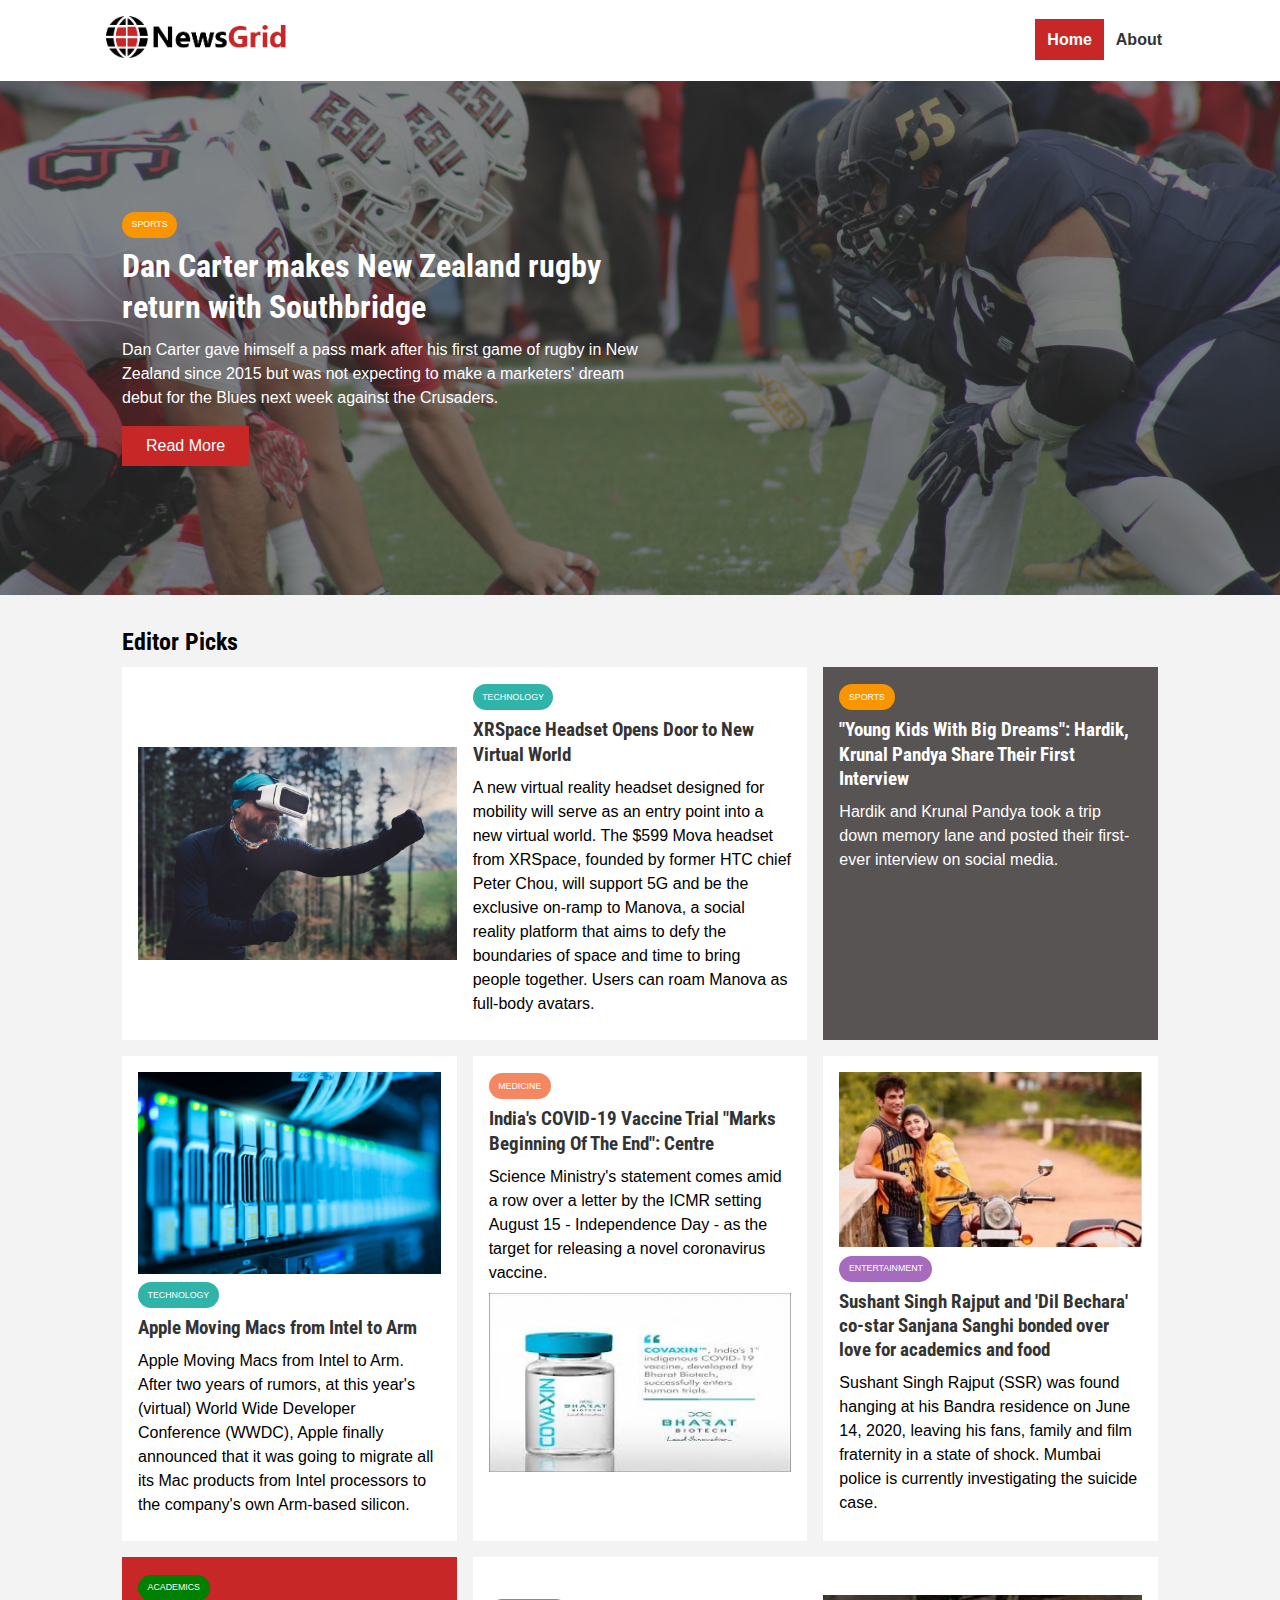
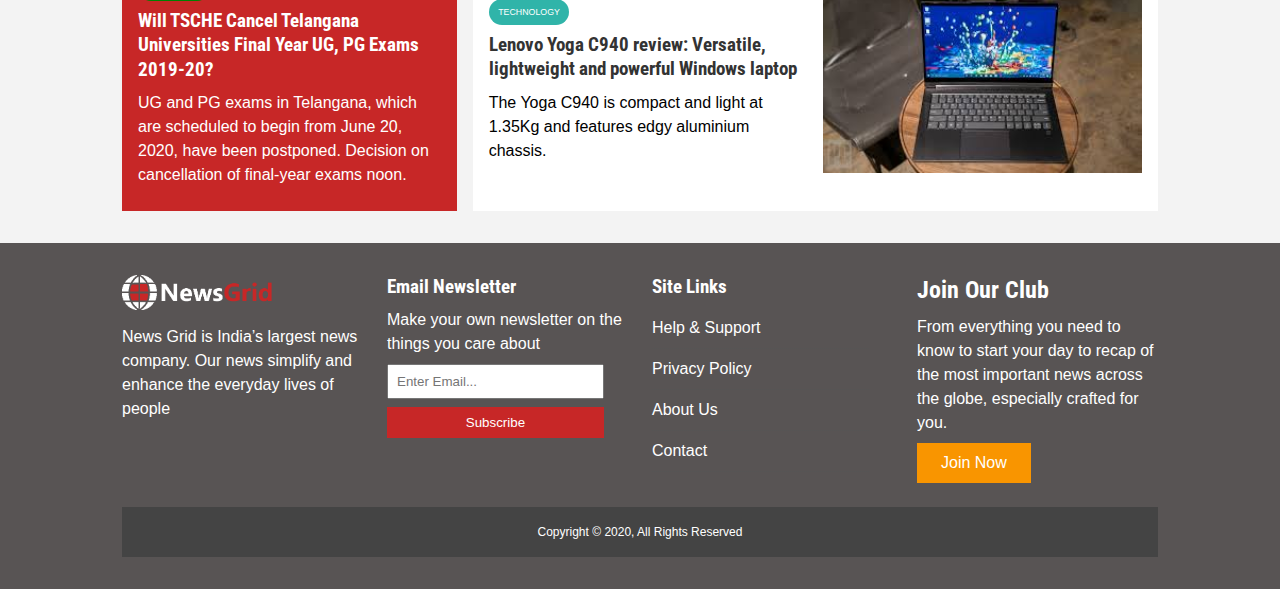
<file: NewsGrid/index.html>
<!DOCTYPE html>
<html lang="en">

<head>
  <meta charset="UTF-8">
  <meta name="viewport" content="width=device-width, initial-scale=1.0">
  <meta http-equiv="X-UA-Compatible" content="ie=edge">
  <link rel="stylesheet" href="https://use.fontawesome.com/releases/v5.6.3/css/all.css"
    integrity="sha384-UHRtZLI+pbxtHCWp1t77Bi1L4ZtiqrqD80Kn4Z8NTSRyMA2Fd33n5dQ8lWUE00s/" crossorigin="anonymous">
  <!--<link href="https://fonts.googleapis.com/css?family=Lato|Staatliches" rel="stylesheet">-->
  <link href="https://fonts.googleapis.com/css2?family=Lato:wght@300&family=Roboto+Condensed:ital@1&display=swap"
    rel="stylesheet">
  <link rel="stylesheet" href="css/style.css">
  <link rel="stylesheet" media="screen and (max-width: 768px)" href="css/mobile.css">
  <link rel="shortcut icon" type="image/x-icon" href="favicon.ico">
  <title>NewsGrid | Latest News</title>
</head>

<body>

  <nav id="main-nav">
    <div class="container">
      <a href=index.html>
        <img src="img/logo.png" alt="NewsGrid" class="logo">
      </a>
      <div class="social">
        <a href="http://facebook.com" target="_blank"><i class="fab fa-facebook fa-2x"></i></a>
        <a href="http://twitter.com" target="_blank"><i class="fab fa-twitter fa-2x"></i></a>
        <a href="http://instagram.com" target="_blank"><i class="fab fa-instagram fa-2x"></i></a>
        <a href="http://youtube.com" target="_blank"><i class="fab fa-youtube fa-2x"></i></a>
      </div>
      <ul>
        <li><a class="current" href="index.html">Home</a></li>
        <li><a href="about.html">About</a></li>
      </ul>
    </div>
  </nav>

  <!-- Showcase -->

  <header id="showcase">
    <div class="container">
      <div class="showcase-container">
        <div class="showcase-content">
          <div class="category category-sports">Sports</div>
          <h1>Dan Carter makes New Zealand rugby return with Southbridge</h1>
          <p>Dan Carter gave himself a pass mark after his first game of rugby in New Zealand since 2015 but was not
            expecting to make a marketers' dream debut for the Blues next week against the Crusaders.</p>
          <a href="article_dan_ruby.html" class="btn btn-primary">Read More</a>
        </div>
      </div>
    </div>
  </header>

  <!-- Home Articles -->
  <section id="home-articles" class="py-2">
    <div class="container">
      <h2>Editor Picks</h2>
      <div class="articles-container">
        <!--News Api-->
        <article class="card">
          <img src="img/articles/ent1.jpg" alt="">
          <div>
            <div class="category category-tech">Technology</div>
            <h3>
              <a href="article_vr.html">XRSpace Headset Opens Door to New Virtual World</a>
            </h3>
            <p>A new virtual reality headset designed for mobility will serve as an entry point into a new virtual
              world. The $599 Mova headset from XRSpace, founded by former HTC chief Peter Chou, will support 5G and be
              the exclusive on-ramp to Manova, a social reality platform that aims to defy the boundaries of space and
              time to bring people together. Users can roam Manova as full-body avatars.</p>
          </div>
        </article>
        <article class="card bg-dark">
          <div class="category category-sports">Sports</div>
          <h3>
            <a href="article_hardik.html">"Young Kids With Big Dreams": Hardik, Krunal Pandya Share Their First
              Interview</a>
          </h3>
          <p>Hardik and Krunal Pandya took a trip down memory lane and posted their first-ever interview on social
            media.</p>
        </article>
        <article class="card">
          <img src="img/articles/tech1.jpg" alt="">
          <div class="category category-tech">Technology</div>
          <h3>
            <a href="article_apple.html">Apple Moving Macs from Intel to Arm</a>
          </h3>
          <p>Apple Moving Macs from Intel to Arm. After two years of rumors, at this year's (virtual) World Wide
            Developer Conference (WWDC), Apple finally announced that it was going to migrate all its Mac products from
            Intel processors to the company's own Arm-based silicon.</p>
        </article>
        <article class="card">
          <div class="category category-med">Medicine</div>
          <h3>
            <a href="article_covid.html">India's COVID-19 Vaccine Trial "Marks Beginning Of The End": Centre</a>
          </h3>
          <p>Science Ministry's statement comes amid a row over a letter by the ICMR setting August 15 - Independence
            Day - as the target for releasing a novel coronavirus vaccine.</p>
          <img src="img/articles/covid.jpg" alt="">
        </article>
        <article class="card">
          <img src="img/articles/sush.jpg" alt="">
          <div class="category category-ent">Entertainment</div>
          <h3>
            <a href="article_sush.html">Sushant Singh Rajput and 'Dil Bechara' co-star Sanjana Sanghi bonded over love
              for
              academics and food</a>
          </h3>
          <p>Sushant Singh Rajput (SSR) was found hanging at his Bandra residence on June 14, 2020, leaving his fans,
            family and film fraternity in a state of shock. Mumbai police is currently investigating the suicide case.
          </p>
        </article>
        <article class="card bg-primary">
          <div class="category category-acad">Academics</div>
          <h3>
            <a href="article_exams.html">Will TSCHE Cancel Telangana Universities Final Year UG, PG Exams 2019-20?</a>
          </h3>
          <p>UG and PG exams in Telangana, which are scheduled to begin from June 20, 2020, have been postponed.
            Decision on cancellation of final-year exams noon. </p>
        </article>
        <article class="card">
          <div>
            <div class="category category-tech ">Technology</div>
            <h3>
              <a href="article_yoga.html">Lenovo Yoga C940 review: Versatile, lightweight and powerful Windows laptop
              </a>
            </h3>
            <p>The Yoga C940 is compact and light at 1.35Kg and features edgy aluminium chassis.</p>
          </div>
          <img src="img/articles/yoga.jpg" alt="">
        </article>
      </div>
    </div>
  </section>

  <!-- Footer -->
  <footer id="main-footer" class="py-2">
    <div class="container footer-container">
      <div>
        <img src="img/logo_light.png" alt="NewsGrid">
        <p>News Grid is India’s largest news company. Our news simplify and enhance the everyday lives of people</p>
      </div>
      <div>
        <h3>Email Newsletter</h3>
        <p>Make your own newsletter on the things you care about</p>
        <form name="contact" method="POST" data-netlify="true">
          <input type="email" placeholder="Enter Email...">
          <input type="submit" value="Subscribe" class="btn btn-primary">
        </form>
      </div>
      <div>
        <h3>Site Links</h3>
        <ul class="list">
          <li><a href="index.html">Help & Support</a></li>
          <li><a href="index.html">Privacy Policy</a></li>
          <li><a href="about.html">About Us</a></li>
          <li><a href="index.html">Contact</a></li>
        </ul>
      </div>
      <div>
        <h2>Join Our Club</h2>
        <p> From everything you need to know to start your day to recap of the most important news across the globe,
          especially crafted for you.</p>
        <a href="index.html" class="btn btn-secondary">Join Now</a>
      </div>
      <div>
        <p>
          Copyright &copy; 2020, All Rights Reserved
        </p>
      </div>
    </div>
  </footer>

</body>

</html>
</file>
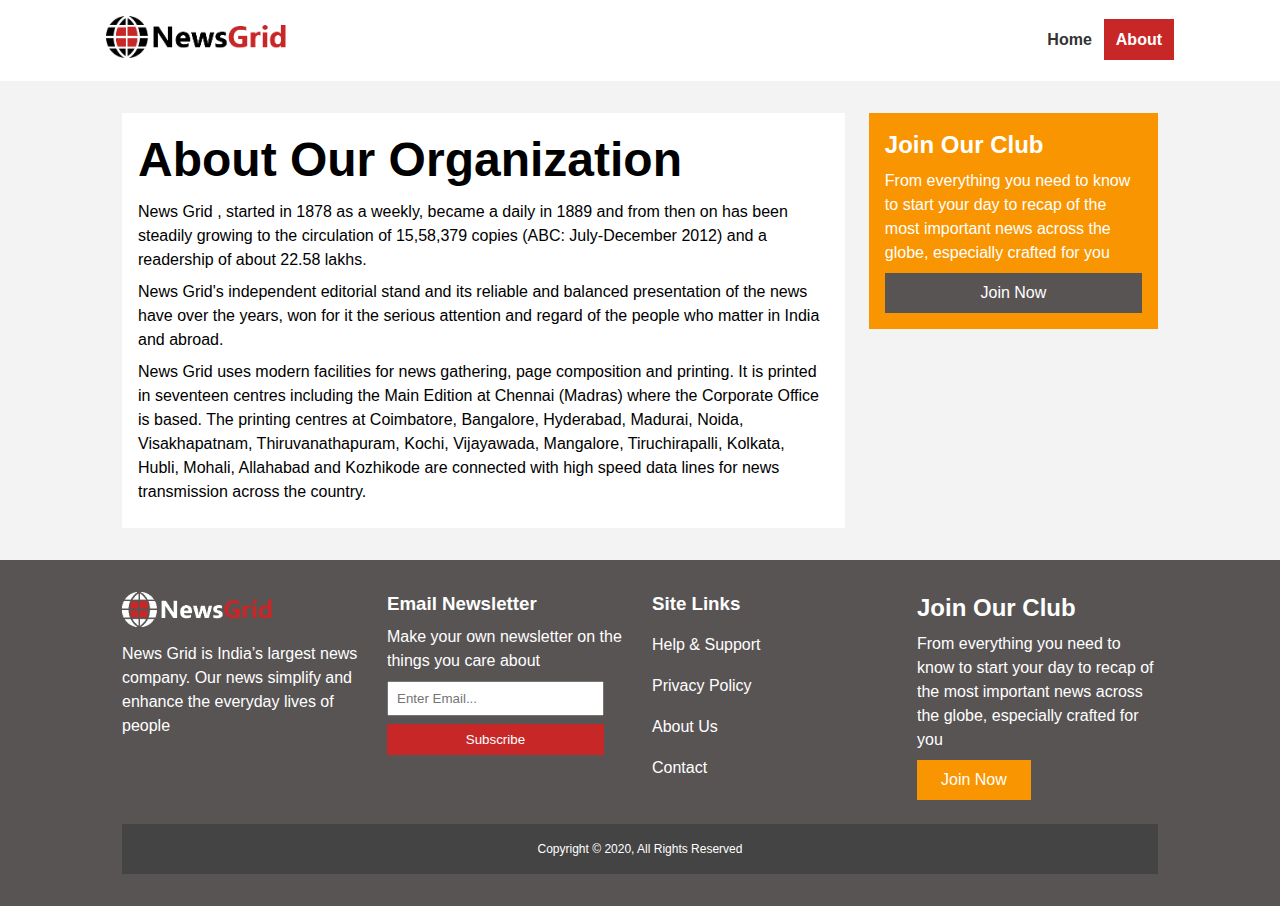
<file: NewsGrid/about.html>
<!DOCTYPE html>
<html lang="en">

<head>
  <meta charset="UTF-8">
  <meta name="viewport" content="width=device-width, initial-scale=1.0">
  <meta http-equiv="X-UA-Compatible" content="ie=edge">
  <link rel="stylesheet" href="https://use.fontawesome.com/releases/v5.6.3/css/all.css"
    integrity="sha384-UHRtZLI+pbxtHCWp1t77Bi1L4ZtiqrqD80Kn4Z8NTSRyMA2Fd33n5dQ8lWUE00s/" crossorigin="anonymous">
  <link href="https://fonts.googleapis.com/css?family=Lato|Staatliches" rel="stylesheet">
  <link rel="stylesheet" href="css/style.css">
  <link rel="stylesheet" media="screen and (max-width: 768px)" href="css/mobile.css">
  <link rel="shortcut icon" type="image/x-icon" href="favicon.ico">
  <title>NewsGrid | About</title>
</head>

<body>
  <nav id="main-nav">
    <div class="container">
      <a href=index.html>
        <img src="img/logo.png" alt="NewsGrid" class="logo">
      </a>
      <div class="social">
        <a href="http://facebook.com" target="_blank"><i class="fab fa-facebook fa-2x"></i></a>
        <a href="http://twitter.com" target="_blank"><i class="fab fa-twitter fa-2x"></i></a>
        <a href="http://instagram.com" target="_blank"><i class="fab fa-instagram fa-2x"></i></a>
        <a href="http://youtube.com" target="_blank"><i class="fab fa-youtube fa-2x"></i></a>
      </div>
      <ul>
        <li><a href="index.html">Home</a></li>
        <li><a class="current" href="about.html">About</a></li>
      </ul>
    </div>
  </nav>

  <section id="about">
    <div class="container">
      <div class="page-container">
        <article class="card">
          <h1 class="l-heading">About Our Organization</h1>
          <p>News Grid , started in 1878 as a weekly, became a daily in 1889 and from then on has been steadily growing
            to the circulation of 15,58,379 copies (ABC: July-December 2012) and a readership of about 22.58 lakhs.
          </p>
          <p>

            News Grid's independent editorial stand and its reliable and balanced presentation of the news have over the
            years, won for it the serious attention and regard of the people who matter in India and abroad.
          </p>
          <p>

            News Grid uses modern facilities for news gathering, page composition and printing. It is printed in
            seventeen centres including the Main Edition at Chennai (Madras) where the Corporate Office is based. The
            printing centres at Coimbatore, Bangalore, Hyderabad, Madurai, Noida, Visakhapatnam, Thiruvanathapuram,
            Kochi, Vijayawada, Mangalore, Tiruchirapalli, Kolkata, Hubli, Mohali, Allahabad and Kozhikode are connected
            with high speed data lines for news transmission across the country.
          </p>
        </article>
        <aside class="card bg-secondary">
          <h2>Join Our Club</h2>
          <p>From everything you need to know to start your day to recap of the most important news across the globe,
            especially crafted for you</p>
          <a href="#" class="btn btn-dark btn-block">Join Now</a>
        </aside>
      </div>
    </div>
  </section>

  <!-- Footer -->
  <footer id="main-footer" class="py-2">
    <div class="container footer-container">
      <div>
        <img src="img/logo_light.png" alt="NewsGrid">
        <p>News Grid is India’s largest news company. Our news simplify and enhance the everyday lives of people</p>
      </div>
      <div>
        <h3>Email Newsletter</h3>
        <p>Make your own newsletter on the things you care about</p>
        <form>
          <input type="email" placeholder="Enter Email...">
          <input type="submit" value="Subscribe" class="btn btn-primary">
        </form>
      </div>
      <div>
        <h3>Site Links</h3>
        <ul class="list">
          <li><a href="index.html">Help & Support</a></li>
          <li><a href="index.html">Privacy Policy</a></li>
          <li><a href="about.html">About Us</a></li>
          <li><a href="index.html">Contact</a></li>
        </ul>
      </div>
      <div>
        <h2>Join Our Club</h2>
        <p>From everything you need to know to start your day to recap of the most important news across the globe,
          especially crafted for you</p>
        <a href="#" class="btn btn-secondary">Join Now</a>
      </div>
      <div>
        <p>
          Copyright &copy; 2020, All Rights Reserved
        </p>
      </div>
    </div>
  </footer>

</html>
</file>
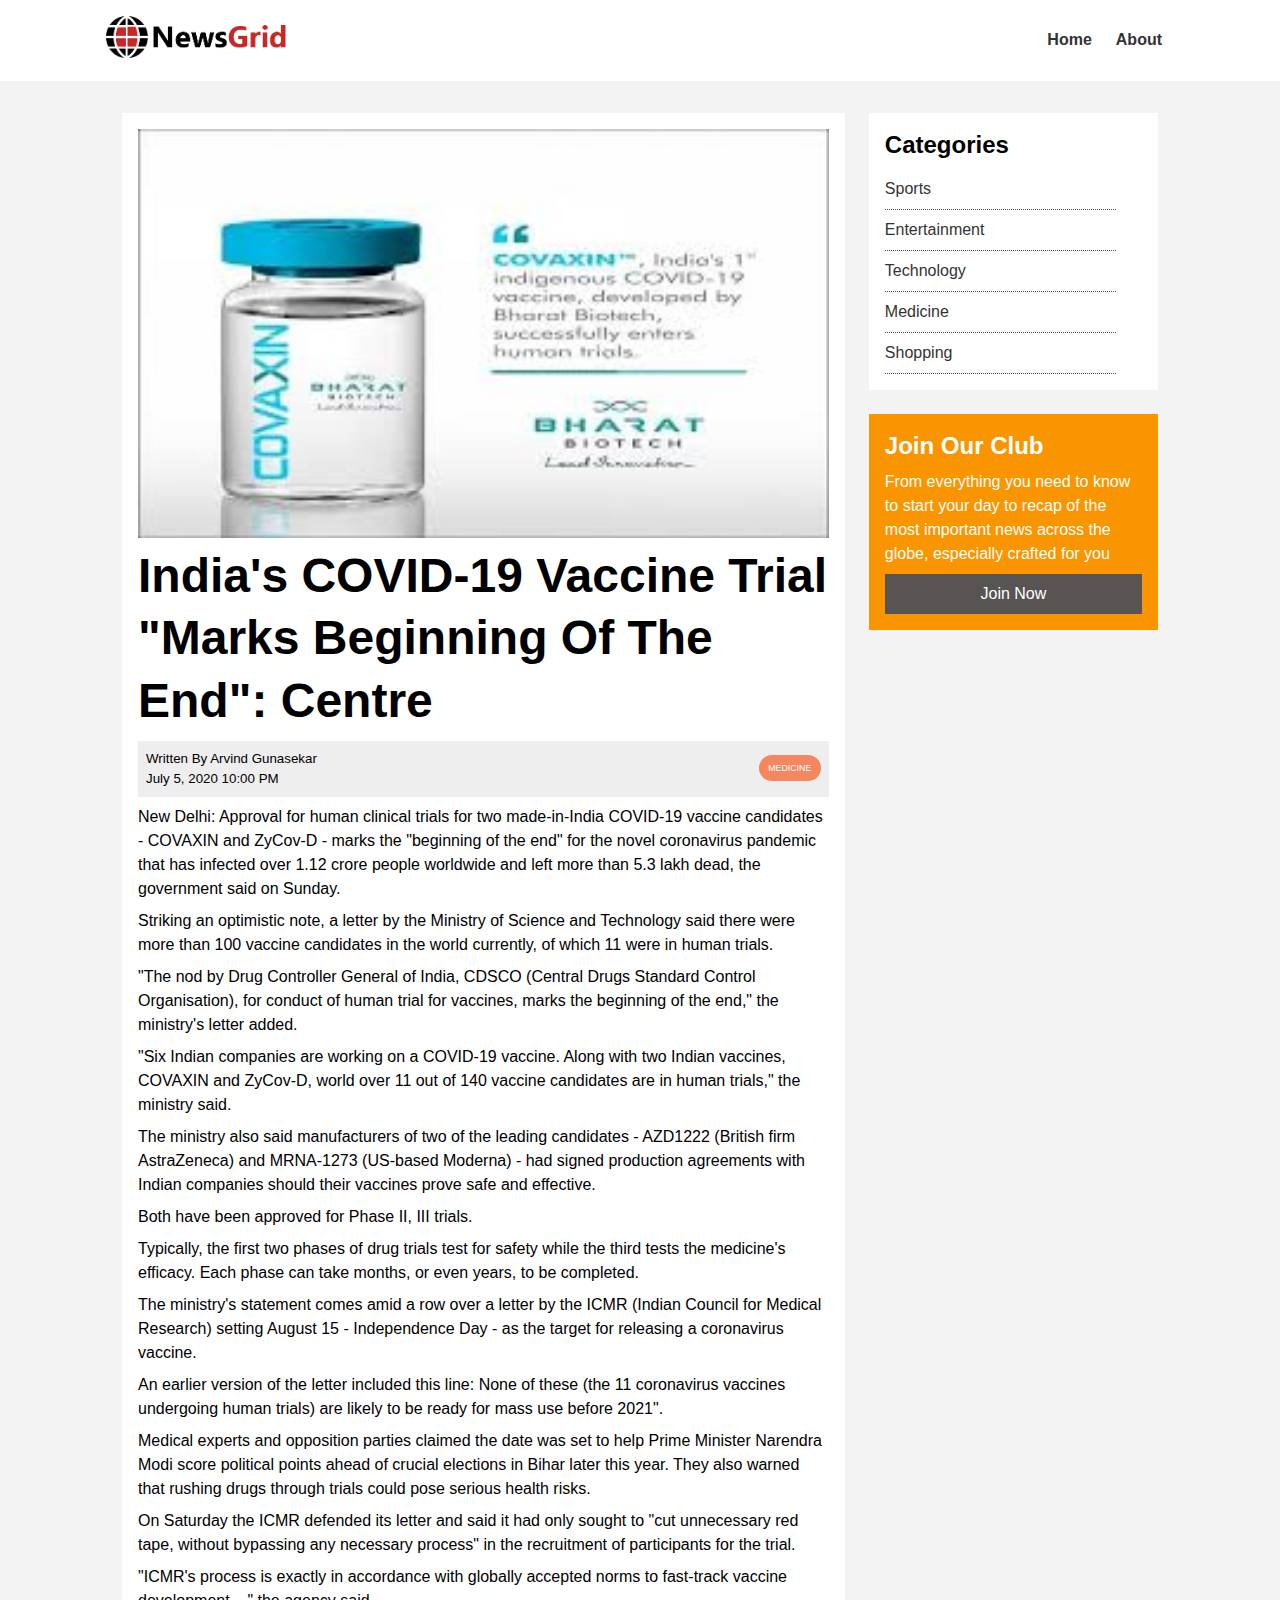
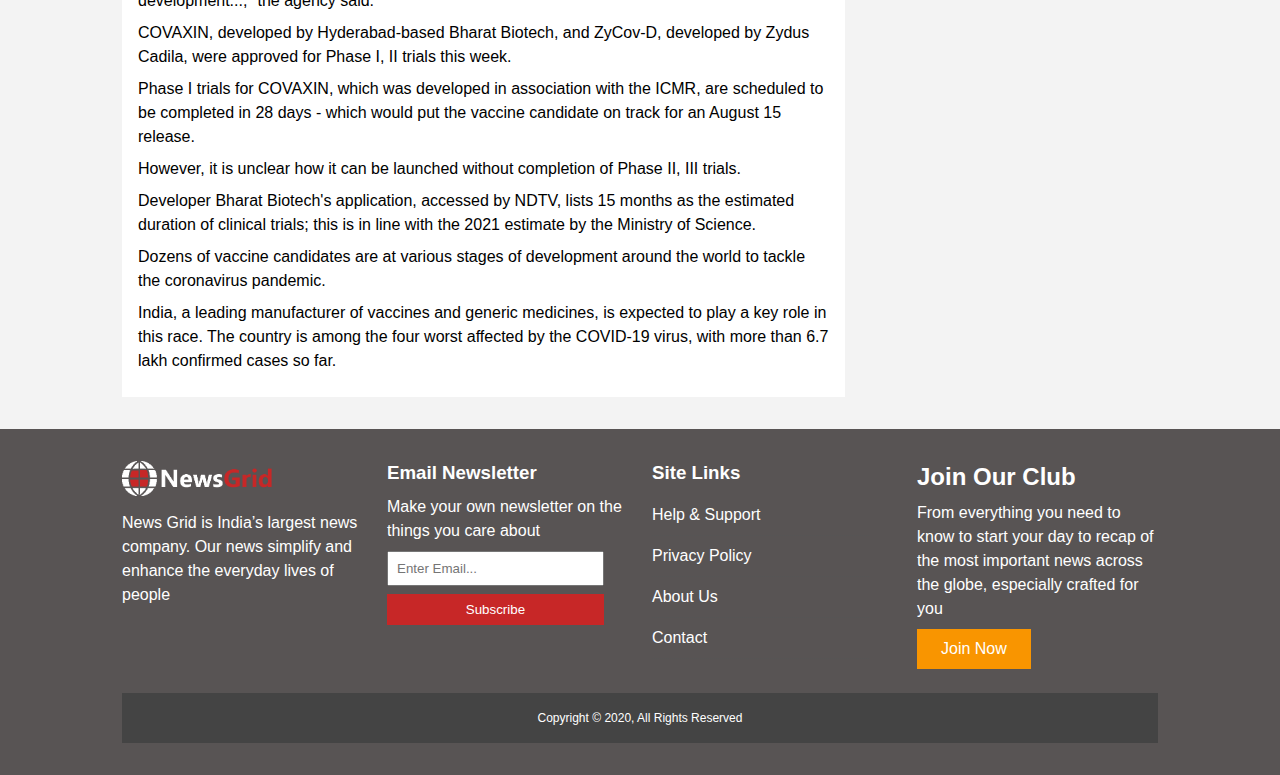
<file: NewsGrid/article_covid.html>
<!DOCTYPE html>
<html lang="en">

<head>
   <meta charset="UTF-8">
   <meta name="viewport" content="width=device-width, initial-scale=1.0">
   <meta http-equiv="X-UA-Compatible" content="ie=edge">
   <link rel="stylesheet" href="https://use.fontawesome.com/releases/v5.6.3/css/all.css"
      integrity="sha384-UHRtZLI+pbxtHCWp1t77Bi1L4ZtiqrqD80Kn4Z8NTSRyMA2Fd33n5dQ8lWUE00s/" crossorigin="anonymous">
   <link href="https://fonts.googleapis.com/css?family=Lato|Staatliches" rel="stylesheet">
   <link rel="stylesheet" href="css/style.css">
   <link rel="stylesheet" media="screen and (max-width: 768px)" href="css/mobile.css">
   <link rel="shortcut icon" type="image/x-icon" href="favicon.ico">
   <title>NewsGrid | Latest News</title>
</head>

<body>
   <nav id="main-nav">
      <div class="container">
         <a href=index.html>
            <img src="img/logo.png" alt="NewsGrid" class="logo">
         </a>
         <div class="social">
            <a href="http://facebook.com" target="_blank"><i class="fab fa-facebook fa-2x"></i></a>
            <a href="http://twitter.com" target="_blank"><i class="fab fa-twitter fa-2x"></i></a>
            <a href="http://instagram.com" target="_blank"><i class="fab fa-instagram fa-2x"></i></a>
            <a href="http://youtube.com" target="_blank"><i class="fab fa-youtube fa-2x"></i></a>
         </div>
         <ul>
            <li><a href="index.html">Home</a></li>
            <li><a href="about.html">About</a></li>
         </ul>
      </div>
   </nav>

   <section id="article">
      <div class="container">
         <div class="page-container">
            <article class="card">
               <img src="img/articles/covid.jpg" alt="">
               <h1 class="l-heading">India's COVID-19 Vaccine Trial "Marks Beginning Of The End": Centre</h1>
               <div class="meta">
                  <small>
                     <i class="fas fa-user"></i> Written By Arvind Gunasekar
                     <br>July 5, 2020 10:00 PM<br>
                  </small>
                  <div class="category category-med">Medicine</div>
               </div>
               <p>
                  New Delhi: Approval for human clinical trials for two made-in-India COVID-19 vaccine candidates -
                  COVAXIN and ZyCov-D - marks the "beginning of the end" for the novel coronavirus pandemic that has
                  infected over 1.12 crore people worldwide and left more than 5.3 lakh dead, the government said on
                  Sunday.
               </p>
               <p>
                  Striking an optimistic note, a letter by the Ministry of Science and Technology said there were more
                  than 100 vaccine candidates in the world currently, of which 11 were in human trials.
               </p>
               <p>
                  "The nod by Drug Controller General of India, CDSCO (Central Drugs Standard Control Organisation), for
                  conduct of human trial for vaccines, marks the beginning of the end," the ministry's letter added.
               </p>

               <p>
                  "Six Indian companies are working on a COVID-19 vaccine. Along with two Indian vaccines, COVAXIN and
                  ZyCov-D, world over 11 out of 140 vaccine candidates are in human trials," the ministry said.
               </p>

               <p>
                  The ministry also said manufacturers of two of the leading candidates - AZD1222 (British firm
                  AstraZeneca) and MRNA-1273 (US-based Moderna) - had signed production agreements with Indian companies
                  should their vaccines prove safe and effective.
               </p>
               <p>
                  Both have been approved for Phase II, III trials.
               </p>

               <p>
                  Typically, the first two phases of drug trials test for safety while the third tests the medicine's
                  efficacy. Each phase can take months, or even years, to be completed.
               </p>

               <p>
                  The ministry's statement comes amid a row over a letter by the ICMR (Indian Council for Medical
                  Research) setting August 15 - Independence Day - as the target for releasing a coronavirus vaccine.
               </p>

               <p>
                  An earlier version of the letter included this line: None of these (the 11 coronavirus vaccines
                  undergoing human trials) are likely to be ready for mass use before 2021".
               </p>

               <p>
                  Medical experts and opposition parties claimed the date was set to help Prime Minister Narendra Modi
                  score political points ahead of crucial elections in Bihar later this year. They also warned that
                  rushing drugs through trials could pose serious health risks.
               </p>

               <p>

                  On Saturday the ICMR defended its letter and said it had only sought to "cut unnecessary red tape,
                  without bypassing any necessary process" in the recruitment of participants for the trial.
               </p>

               <p>

                  "ICMR's process is exactly in accordance with globally accepted norms to fast-track vaccine
                  development...," the agency said.

               </p>

               <p>

                  COVAXIN, developed by Hyderabad-based Bharat Biotech, and ZyCov-D, developed by Zydus Cadila, were
                  approved for Phase I, II trials this week.
               </p>
               <p>

                  Phase I trials for COVAXIN, which was developed in association with the ICMR, are scheduled to be
                  completed in 28 days - which would put the vaccine candidate on track for an August 15 release.
               </p>
               <p>

                  However, it is unclear how it can be launched without completion of Phase II, III trials.
               </p>
               <p>

                  Developer Bharat Biotech's application, accessed by NDTV, lists 15 months as the estimated duration of
                  clinical trials; this is in line with the 2021 estimate by the Ministry of Science.
               </p>
               <p>

                  Dozens of vaccine candidates are at various stages of development around the world to tackle the
                  coronavirus pandemic.
               </p>
               <p>

                  India, a leading manufacturer of vaccines and generic medicines, is expected to play a key role in
                  this race. The country is among the four worst affected by the COVID-19 virus, with more than 6.7 lakh
                  confirmed cases so far.
               </p>
            </article>
</body>

<aside id="categories" class="card">
   <h2>Categories</h2>
   <ul class="list">
      <li><a href="index.html"><i class="fas fa-chevron-right"></i> Sports</a></li>
      <li><a href="index.html"><i class="fas fa-chevron-right"></i> Entertainment</a></li>
      <li><a href="index.html"><i class="fas fa-chevron-right"></i> Technology</a></li>
      <li><a href="index.html"><i class="fas fa-chevron-right"></i> Medicine</a></li>
      <li><a href="index.html"><i class="fas fa-chevron-right"></i> Shopping</a></li>
   </ul>
</aside>




<aside class="card bg-secondary">
   <h2>Join Our Club</h2>
   <p>From everything you need to know to start your day to recap of the most important news across the globe,
      especially crafted for you</p>
   <a href="#" class="btn btn-dark btn-block">Join Now</a>
</aside>
</div>
</div>
</section>

<!-- Footer -->
<footer id="main-footer" class="py-2">
   <div class="container footer-container">
      <div>
         <img src="img/logo_light.png" alt="NewsGrid">
         <p>News Grid is India’s largest news company. Our news simplify and enhance the everyday lives of people</p>
      </div>
      <div>
         <h3>Email Newsletter</h3>
         <p>Make your own newsletter on the things you care about</p>
         <form>
            <input type="email" placeholder="Enter Email...">
            <input type="submit" value="Subscribe" class="btn btn-primary">
         </form>
      </div>
      <div>
         <h3>Site Links</h3>
         <ul class="list">
            <li><a href="index.html">Help & Support</a></li>
            <li><a href="index.html">Privacy Policy</a></li>
            <li><a href="about.html">About Us</a></li>
            <li><a href="index.html">Contact</a></li>
         </ul>
      </div>
      <div>
         <h2>Join Our Club</h2>
         <p>From everything you need to know to start your day to recap of the most important news across the globe,
            especially crafted for you</p>
         <a href="#" class="btn btn-secondary">Join Now</a>
      </div>
      <div>
         <p>
            Copyright &copy; 2020, All Rights Reserved
         </p>
      </div>
   </div>
</footer>

</html>
</file>
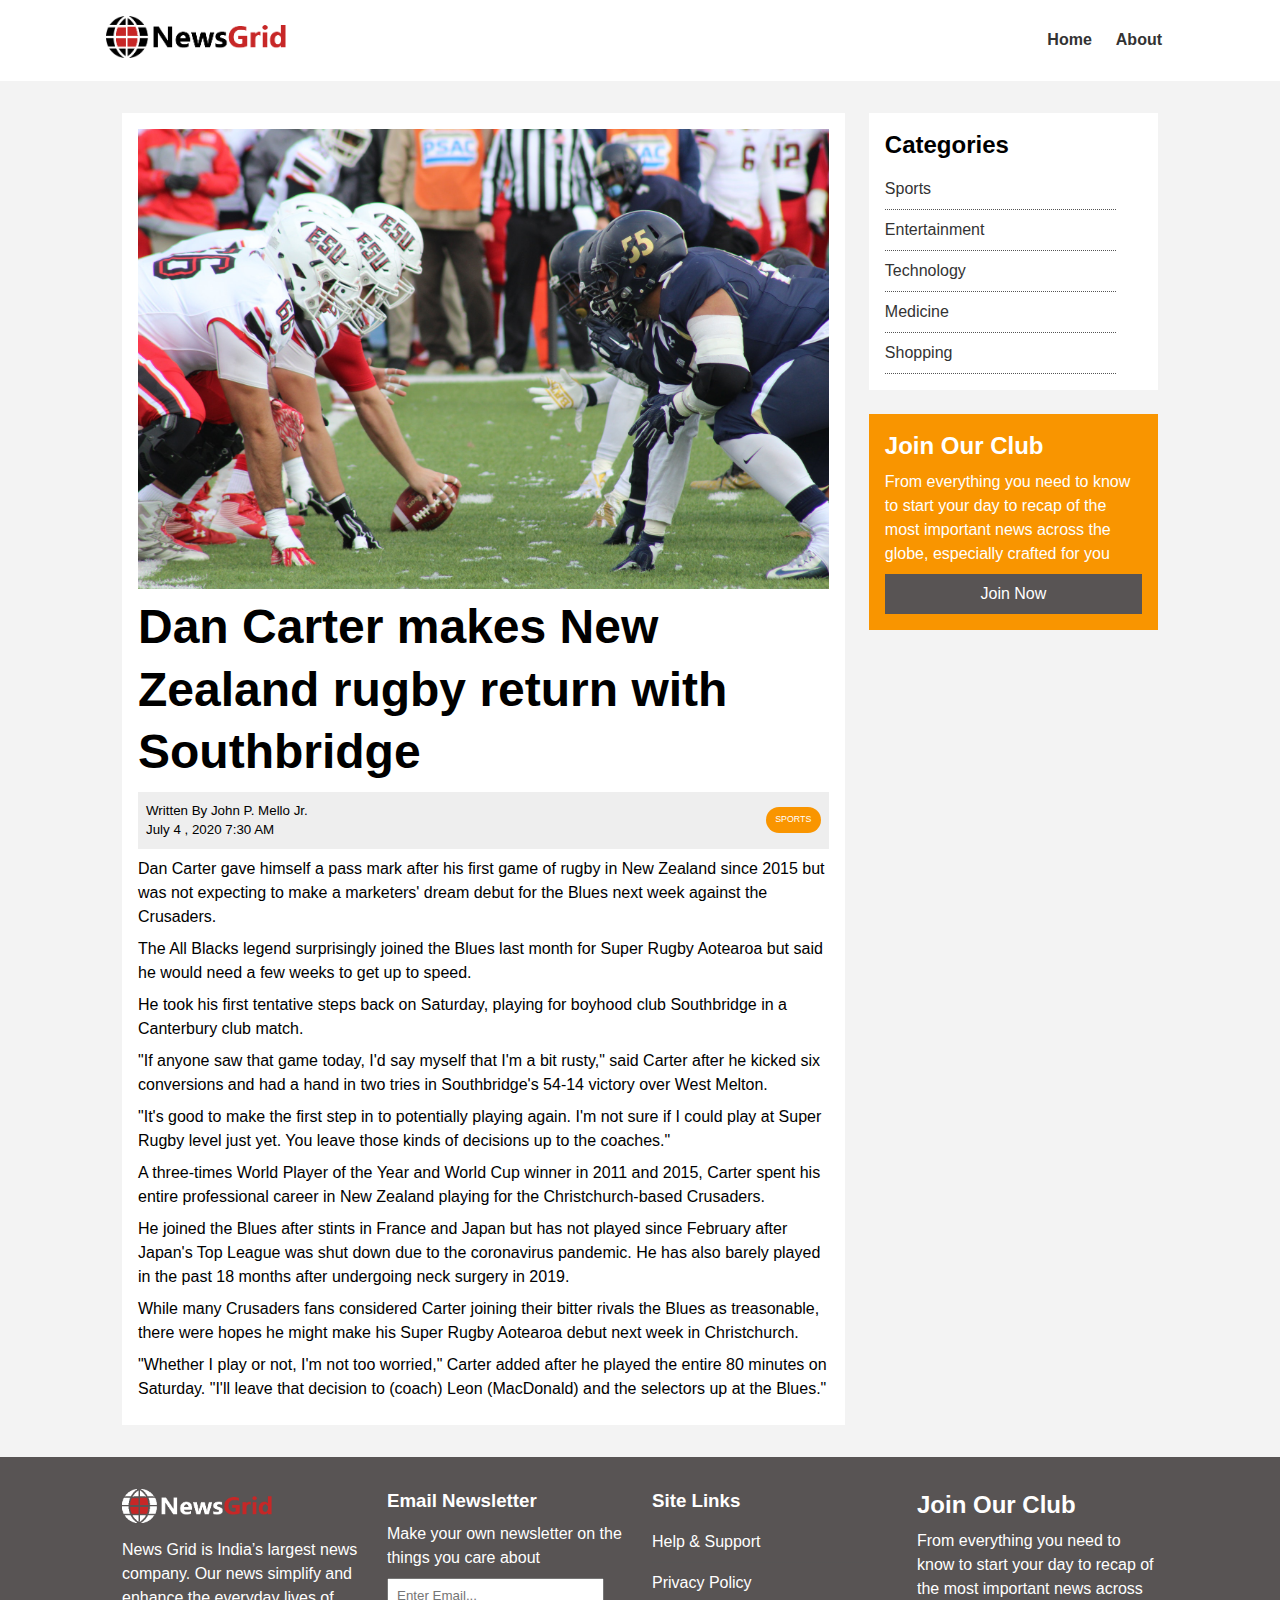
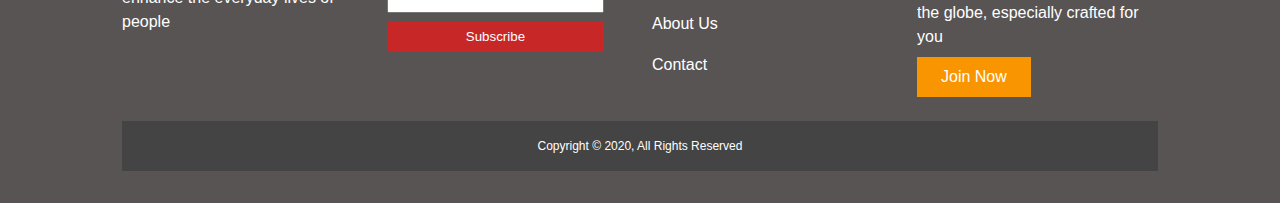
<file: NewsGrid/article_dan_ruby.html>
<!DOCTYPE html>
<html lang="en">

<head>
   <meta charset="UTF-8">
   <meta name="viewport" content="width=device-width, initial-scale=1.0">
   <meta http-equiv="X-UA-Compatible" content="ie=edge">
   <link rel="stylesheet" href="https://use.fontawesome.com/releases/v5.6.3/css/all.css"
      integrity="sha384-UHRtZLI+pbxtHCWp1t77Bi1L4ZtiqrqD80Kn4Z8NTSRyMA2Fd33n5dQ8lWUE00s/" crossorigin="anonymous">
   <link href="https://fonts.googleapis.com/css?family=Lato|Staatliches" rel="stylesheet">
   <link rel="stylesheet" href="css/style.css">
   <link rel="stylesheet" media="screen and (max-width: 768px)" href="css/mobile.css">
   <link rel="shortcut icon" type="image/x-icon" href="favicon.ico">
   <title>NewsGrid | Latest News</title>
</head>

<body>
   <nav id="main-nav">
      <div class="container">
         <a href=index.html>
            <img src="img/logo.png" alt="NewsGrid" class="logo">
         </a>
         <div class="social">
            <a href="http://facebook.com" target="_blank"><i class="fab fa-facebook fa-2x"></i></a>
            <a href="http://twitter.com" target="_blank"><i class="fab fa-twitter fa-2x"></i></a>
            <a href="http://instagram.com" target="_blank"><i class="fab fa-instagram fa-2x"></i></a>
            <a href="http://youtube.com" target="_blank"><i class="fab fa-youtube fa-2x"></i></a>
         </div>
         <ul>
            <li><a href="index.html">Home</a></li>
            <li><a href="about.html">About</a></li>
         </ul>
      </div>
   </nav>

   <section id="article">
      <div class="container">
         <div class="page-container">
            <article class="card">
               <img src="img/featured.jpg" alt="">
               <h1 class="l-heading">Dan Carter makes New Zealand rugby return with Southbridge</h1>
               <div class="meta">
                  <small>
                     <i class="fas fa-user"></i> Written By John P. Mello Jr.
                     <br>July 4 , 2020 7:30 AM <br>
                  </small>
                  <div class="category category-sports">Sports</div>
               </div>
               <p>Dan Carter gave himself a pass mark after his first game of rugby in New Zealand since 2015 but was
                  not expecting to make a marketers' dream debut for the Blues next week against the Crusaders. </p>
               <p>
                  The All Blacks legend surprisingly joined the Blues last month for Super Rugby Aotearoa but said he
                  would need a few weeks to get up to speed.
               </p>
               <p>
                  He took his first tentative steps back on Saturday, playing for boyhood club Southbridge in a
                  Canterbury club match.
               </p>
               <p>
                  "If anyone saw that game today, I'd say myself that I'm a bit rusty," said Carter after he kicked six
                  conversions and had a hand in two tries in Southbridge's 54-14 victory over West Melton.
               </p>
               <p>
                  "It's good to make the first step in to potentially playing again. I'm not sure if I could play at
                  Super Rugby level just yet. You leave those kinds of decisions up to the coaches."
               </p>
               <p>
                  A three-times World Player of the Year and World Cup winner in 2011 and 2015, Carter spent his entire
                  professional career in New Zealand playing for the Christchurch-based Crusaders.
               </p>
               <p>
                  He joined the Blues after stints in France and Japan but has not played since February after Japan's
                  Top League was shut down due to the coronavirus pandemic.

                  He has also barely played in the past 18 months after undergoing neck surgery in 2019.
               </p>
               <p>
                  While many Crusaders fans considered Carter joining their bitter rivals the Blues as treasonable,
                  there were hopes he might make his Super Rugby Aotearoa debut next week in Christchurch.
               </p>
               <p>
                  "Whether I play or not, I'm not too worried," Carter added after he played the entire 80 minutes on
                  Saturday.

                  "I'll leave that decision to (coach) Leon (MacDonald) and the selectors up at the Blues."
               </p>
            </article>

            <aside id="categories" class="card">
               <h2>Categories</h2>
               <ul class="list">
                  <li><a href="index.html"><i class="fas fa-chevron-right"></i> Sports</a></li>
                  <li><a href="index.html"><i class="fas fa-chevron-right"></i> Entertainment</a></li>
                  <li><a href="index.html"><i class="fas fa-chevron-right"></i> Technology</a></li>
                  <li><a href="index.html"><i class="fas fa-chevron-right"></i> Medicine</a></li>
                  <li><a href="index.html"><i class="fas fa-chevron-right"></i> Shopping</a></li>
               </ul>
            </aside>
            <aside class="card bg-secondary">
               <h2>Join Our Club</h2>
               <p>From everything you need to know to start your day to recap of the most important news across the
                  globe,
                  especially crafted for you</p>
               <a href="#" class="btn btn-dark btn-block">Join Now</a>
            </aside>
         </div>
      </div>
   </section>

   <!-- Footer -->
   <footer id="main-footer" class="py-2">
      <div class="container footer-container">
         <div>
            <img src="img/logo_light.png" alt="NewsGrid">
            <p>News Grid is India’s largest news company. Our news simplify and enhance the everyday lives of people</p>
         </div>
         <div>
            <h3>Email Newsletter</h3>
            <p>Make your own newsletter on the things you care about</p>
            <form>
               <input type="email" placeholder="Enter Email...">
               <input type="submit" value="Subscribe" class="btn btn-primary">
            </form>
         </div>
         <div>
            <h3>Site Links</h3>
            <ul class="list">
               <li><a href="index.html">Help & Support</a></li>
               <li><a href="index.html">Privacy Policy</a></li>
               <li><a href="about.html">About Us</a></li>
               <li><a href="index.html">Contact</a></li>
            </ul>
         </div>
         <div>
            <h2>Join Our Club</h2>
            <p>From everything you need to know to start your day to recap of the most important news across the globe,
               especially crafted for you</p>
            <a href="#" class="btn btn-secondary">Join Now</a>
         </div>
         <div>
            <p>
               Copyright &copy; 2020, All Rights Reserved
            </p>
         </div>
      </div>
   </footer>

</html>
</file>
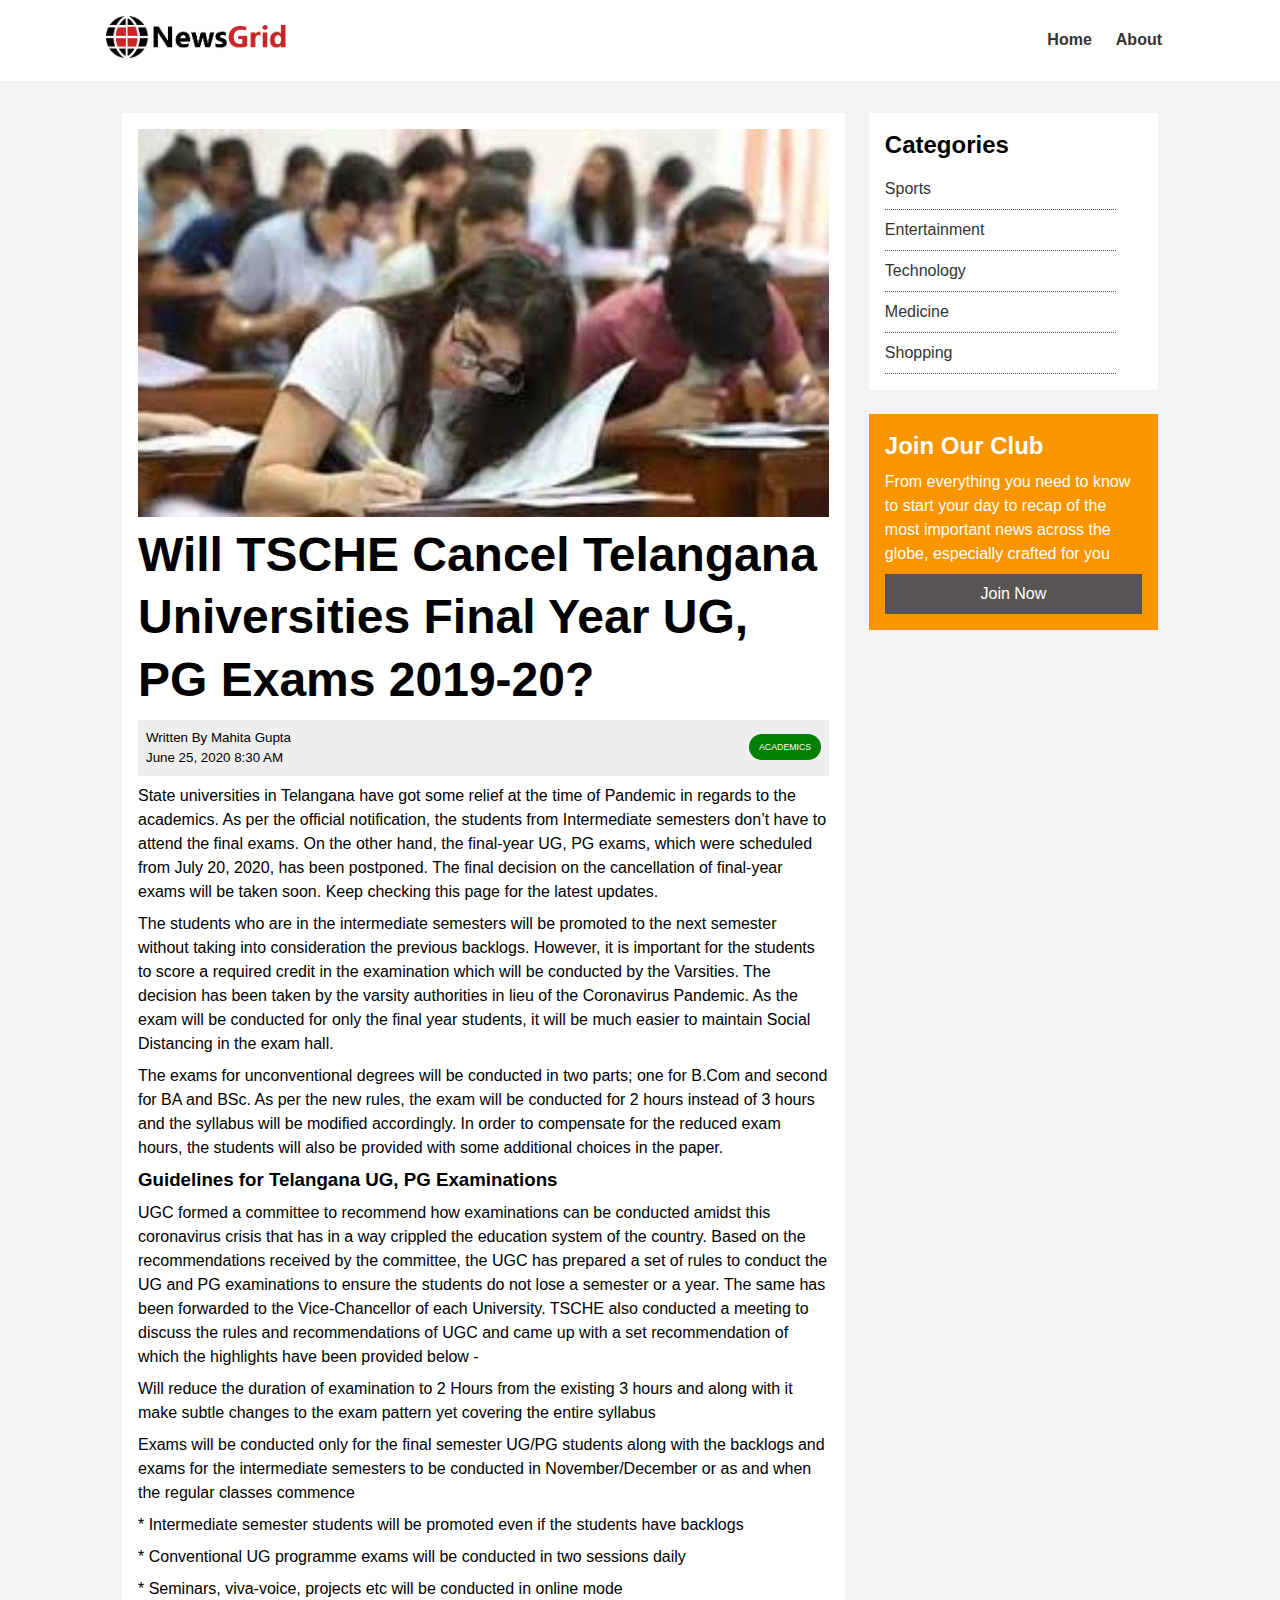
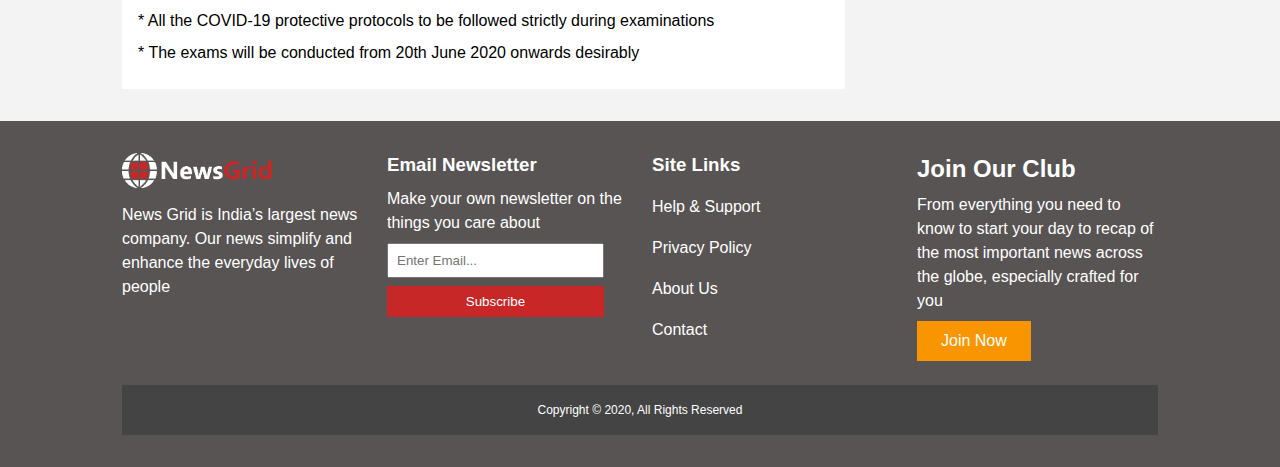
<file: NewsGrid/article_exams.html>
<!DOCTYPE html>
<html lang="en">

<head>
   <meta charset="UTF-8">
   <meta name="viewport" content="width=device-width, initial-scale=1.0">
   <meta http-equiv="X-UA-Compatible" content="ie=edge">
   <link rel="stylesheet" href="https://use.fontawesome.com/releases/v5.6.3/css/all.css"
      integrity="sha384-UHRtZLI+pbxtHCWp1t77Bi1L4ZtiqrqD80Kn4Z8NTSRyMA2Fd33n5dQ8lWUE00s/" crossorigin="anonymous">
   <link href="https://fonts.googleapis.com/css?family=Lato|Staatliches" rel="stylesheet">
   <link rel="stylesheet" href="css/style.css">
   <link rel="stylesheet" media="screen and (max-width: 768px)" href="css/mobile.css">
   <link rel="shortcut icon" type="image/x-icon" href="favicon.ico">
   <title>NewsGrid | Latest News</title>
</head>

<body>
   <nav id="main-nav">
      <div class="container">
         <a href=index.html>
            <img src="img/logo.png" alt="NewsGrid" class="logo">
         </a>
         <div class="social">
            <a href="http://facebook.com" target="_blank"><i class="fab fa-facebook fa-2x"></i></a>
            <a href="http://twitter.com" target="_blank"><i class="fab fa-twitter fa-2x"></i></a>
            <a href="http://instagram.com" target="_blank"><i class="fab fa-instagram fa-2x"></i></a>
            <a href="http://youtube.com" target="_blank"><i class="fab fa-youtube fa-2x"></i></a>
         </div>
         <ul>
            <li><a href="index.html">Home</a></li>
            <li><a href="about.html">About</a></li>
         </ul>
      </div>
   </nav>

   <section id="article">
      <div class="container">
         <div class="page-container">
            <article class="card">
               <img src="img/articles/exams.jpg" alt="">
               <h1 class="l-heading">Will TSCHE Cancel Telangana Universities Final Year UG, PG Exams 2019-20?</h1>
               <div class="meta">
                  <small>
                     <i class="fas fa-user"></i> Written By Mahita Gupta
                     <br>June 25, 2020 8:30 AM <br>
                  </small>
                  <div class="category category-acad">Academics</div>
               </div>

               <p>
                  State universities in Telangana have got some relief at the time of Pandemic in regards to the
                  academics. As per the official notification, the students from Intermediate semesters don’t have to
                  attend the final exams. On the other hand, the final-year UG, PG exams, which were scheduled from July
                  20, 2020, has been postponed. The final decision on the cancellation of final-year exams will be taken
                  soon. Keep checking this page for the latest updates.
               </p>

               <p>
                  The students who are in the intermediate semesters will be promoted to the next semester without
                  taking into consideration the previous backlogs. However, it is important for the students to score a
                  required credit in the examination which will be conducted by the Varsities. The decision has been
                  taken by the varsity authorities in lieu of the Coronavirus Pandemic. As the exam will be conducted
                  for only the final year students, it will be much easier to maintain Social Distancing in the exam
                  hall.
               </p>

               <p>
                  The exams for unconventional degrees will be conducted in two parts; one for B.Com and second for BA
                  and BSc. As per the new rules, the exam will be conducted for 2 hours instead of 3 hours and the
                  syllabus will be modified accordingly. In order to compensate for the reduced exam hours, the students
                  will also be provided with some additional choices in the paper.
               </p>

               <h3><b>Guidelines for Telangana UG, PG Examinations </b> </h3>

               <p>
                  UGC formed a committee to recommend how examinations can be conducted amidst this coronavirus crisis
                  that has in a way crippled the education system of the country. Based on the recommendations received
                  by the committee, the UGC has prepared a set of rules to conduct the UG and PG examinations to ensure
                  the students do not lose a semester or a year. The same has been forwarded to the Vice-Chancellor of
                  each University. TSCHE also conducted a meeting to discuss the rules and recommendations of UGC and
                  came up with a set recommendation of which the highlights have been provided below -
               </p>

               <p>
                  Will reduce the duration of examination to 2 Hours from the existing 3 hours and along with it make
                  subtle changes to the exam pattern yet covering the entire syllabus
               </p>
               <p>

                  Exams will be conducted only for the final semester UG/PG students along with the backlogs and
                  exams
                  for the intermediate semesters to be conducted in November/December or as and when the regular
                  classes
                  commence
               </p>
               <p>

                  * Intermediate semester students will be promoted even if the students have backlogs
               </p>
               <p>

                  * Conventional UG programme exams will be conducted in two sessions daily
               </p>

               <p>
                  * Seminars, viva-voice, projects etc will be conducted in online mode
               </p>
               <p>

                  * All the COVID-19 protective protocols to be followed strictly during examinations
               </p>
               <p>
                  * The exams will be conducted from 20th June 2020 onwards desirably
               </p>
            </article>
</body>

<aside id="categories" class="card">
   <h2>Categories</h2>
   <ul class="list">
      <li><a href="index.html"><i class="fas fa-chevron-right"></i> Sports</a></li>
      <li><a href="index.html"><i class="fas fa-chevron-right"></i> Entertainment</a></li>
      <li><a href="index.html"><i class="fas fa-chevron-right"></i> Technology</a></li>
      <li><a href="index.html"><i class="fas fa-chevron-right"></i> Medicine</a></li>
      <li><a href="index.html"><i class="fas fa-chevron-right"></i> Shopping</a></li>
   </ul>
</aside>

<aside class="card bg-secondary">
   <h2>Join Our Club</h2>
   <p>From everything you need to know to start your day to recap of the most important news across the globe,
      especially crafted for you</p>
   <a href="#" class="btn btn-dark btn-block">Join Now</a>
</aside>
</div>
</div>
</section>

<!-- Footer -->
<footer id="main-footer" class="py-2">
   <div class="container footer-container">
      <div>
         <img src="img/logo_light.png" alt="NewsGrid">
         <p>News Grid is India’s largest news company. Our news simplify and enhance the everyday lives of people</p>
      </div>
      <div>
         <h3>Email Newsletter</h3>
         <p>Make your own newsletter on the things you care about</p>
         <form>
            <input type="email" placeholder="Enter Email...">
            <input type="submit" value="Subscribe" class="btn btn-primary">
         </form>
      </div>
      <div>
         <h3>Site Links</h3>
         <ul class="list">
            <li><a href="index.html">Help & Support</a></li>
            <li><a href="index.html">Privacy Policy</a></li>
            <li><a href="about.html">About Us</a></li>
            <li><a href="index.html">Contact</a></li>
         </ul>
      </div>
      <div>
         <h2>Join Our Club</h2>
         <p>From everything you need to know to start your day to recap of the most important news across the globe,
            especially crafted for you</p>
         <a href="#" class="btn btn-secondary">Join Now</a>
      </div>
      <div>
         <p>
            Copyright &copy; 2020, All Rights Reserved
         </p>
      </div>
   </div>
</footer>

</html>
</file>
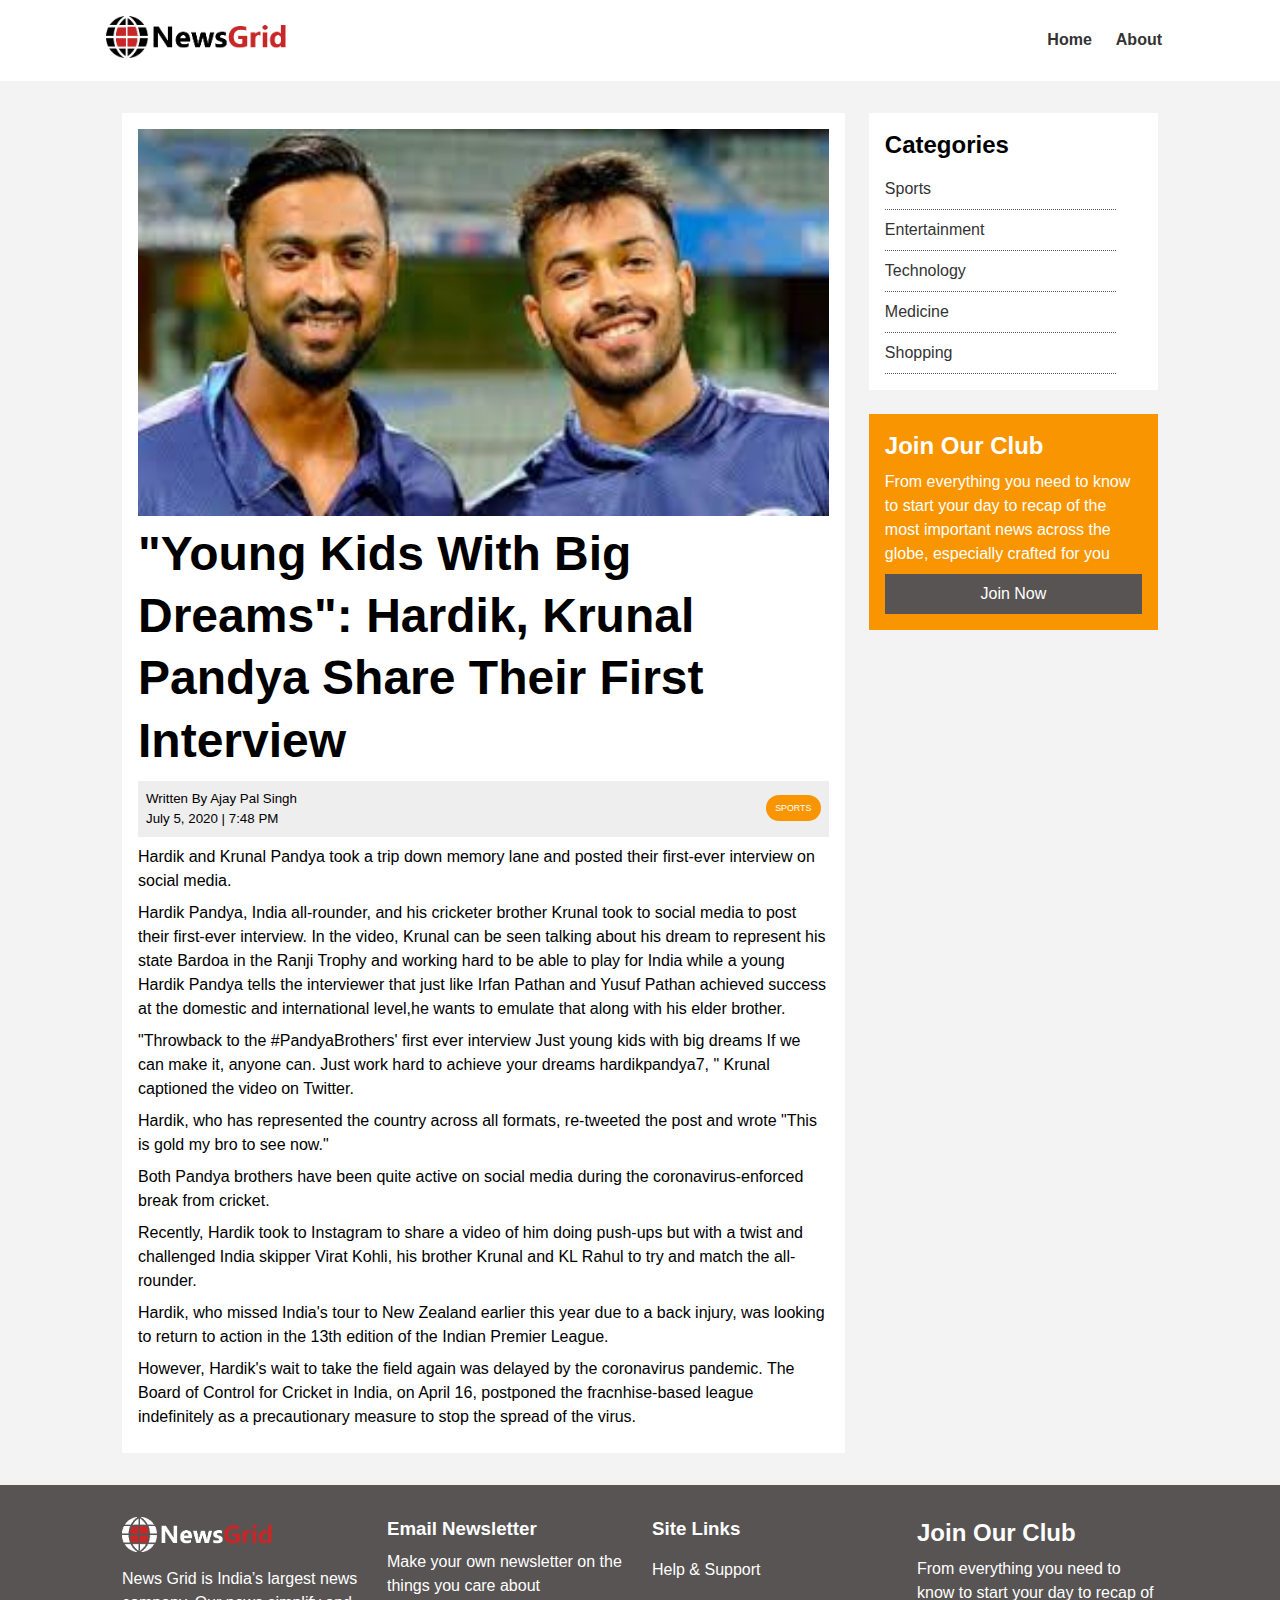
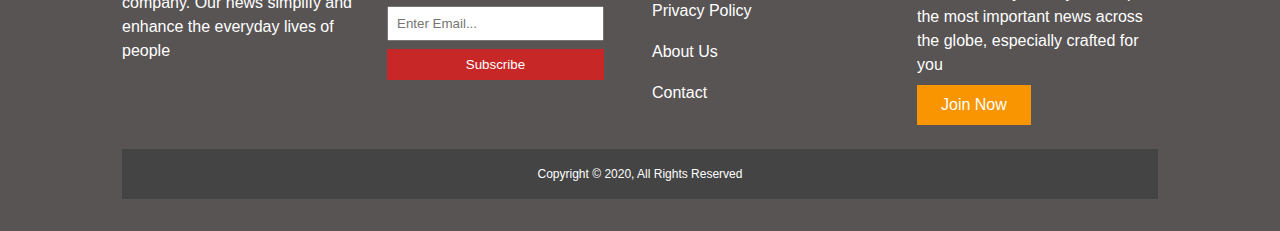
<file: NewsGrid/article_hardik.html>
<!DOCTYPE html>
<html lang="en">

<head>
   <meta charset="UTF-8">
   <meta name="viewport" content="width=device-width, initial-scale=1.0">
   <meta http-equiv="X-UA-Compatible" content="ie=edge">
   <link rel="stylesheet" href="https://use.fontawesome.com/releases/v5.6.3/css/all.css"
      integrity="sha384-UHRtZLI+pbxtHCWp1t77Bi1L4ZtiqrqD80Kn4Z8NTSRyMA2Fd33n5dQ8lWUE00s/" crossorigin="anonymous">
   <link href="https://fonts.googleapis.com/css?family=Lato|Staatliches" rel="stylesheet">
   <link rel="stylesheet" href="css/style.css">
   <link rel="stylesheet" media="screen and (max-width: 768px)" href="css/mobile.css">
   <link rel="shortcut icon" type="image/x-icon" href="favicon.ico">
   <title>NewsGrid | Latest News</title>
</head>

<body>
   <nav id="main-nav">
      <div class="container">
         <a href=index.html>
            <img src="img/logo.png" alt="NewsGrid" class="logo">
         </a>
         <div class="social">
            <a href="http://facebook.com" target="_blank"><i class="fab fa-facebook fa-2x"></i></a>
            <a href="http://twitter.com" target="_blank"><i class="fab fa-twitter fa-2x"></i></a>
            <a href="http://instagram.com" target="_blank"><i class="fab fa-instagram fa-2x"></i></a>
            <a href="http://youtube.com" target="_blank"><i class="fab fa-youtube fa-2x"></i></a>
         </div>
         <ul>
            <li><a href="index.html">Home</a></li>
            <li><a href="about.html">About</a></li>
         </ul>
      </div>
   </nav>

</body>
<section id="article">
   <div class="container">
      <div class="page-container">
         <article class="card">
            <img src="./img/articles/hardik.jpg" alt="">
            <h1 class="l-heading">"Young Kids With Big Dreams": Hardik,
               Krunal Pandya Share Their First Interview</h1>
            <div class="meta">
               <small>
                  <i class="fas fa-user"></i> Written By Ajay Pal Singh
                  <br>July 5, 2020 | 7:48 PM<br>
               </small>
               <div class="category category-sports">Sports</div>
            </div>

            <p>Hardik and Krunal Pandya took a trip down memory lane and posted their first-ever interview on social
               media. </p>

            <p>Hardik Pandya, India all-rounder, and his cricketer brother Krunal took to social media to post their
               first-ever interview. In the video, Krunal can be seen talking about his dream to represent his state
               Bardoa in the Ranji Trophy and working hard to be able to play for India while a young Hardik Pandya
               tells the interviewer that just like Irfan Pathan and Yusuf Pathan achieved success at the domestic and
               international level,he wants to emulate that along with his elder brother.
            </p>

            <p>"Throwback to the #PandyaBrothers' first ever interview Just young kids with big dreams If we can make
               it, anyone can. Just work hard to achieve your dreams hardikpandya7, " Krunal captioned the video on
               Twitter.
            </p>

            <p>Hardik, who has represented the country across all formats, re-tweeted the post and wrote "This is gold
               my bro to see now."
            </p>

            <p>Both Pandya brothers have been quite active on social media during the coronavirus-enforced break from
               cricket.
            </p>

            <p>Recently, Hardik took to Instagram to share a video of him doing push-ups but with a twist and challenged
               India skipper Virat Kohli, his brother Krunal and KL Rahul to try and match the all-rounder.
            </p>

            <p>Hardik, who missed India's tour to New Zealand earlier this year due to a back injury, was looking to
               return to action in the 13th edition of the Indian Premier League.
            </p>

            <p>However, Hardik's wait to take the field again was delayed by the coronavirus pandemic. The Board of
               Control for Cricket in India, on April 16, postponed the fracnhise-based league indefinitely as a
               precautionary measure to stop the spread of the virus.
            </p>
         </article>

         <aside id="categories" class="card">
            <h2>Categories</h2>
            <ul class="list">
               <li><a href="index.html"><i class="fas fa-chevron-right"></i> Sports</a></li>
               <li><a href="index.html"><i class="fas fa-chevron-right"></i> Entertainment</a></li>
               <li><a href="index.html"><i class="fas fa-chevron-right"></i> Technology</a></li>
               <li><a href="index.html"><i class="fas fa-chevron-right"></i> Medicine</a></li>
               <li><a href="index.html"><i class="fas fa-chevron-right"></i> Shopping</a></li>
            </ul>
         </aside>

         <aside class="card bg-secondary">
            <h2>Join Our Club</h2>
            <p>From everything you need to know to start your day to recap of the most important news across the globe,
               especially crafted for you</p>
            <a href="#" class="btn btn-dark btn-block">Join Now</a>
         </aside>
      </div>
   </div>
</section>

<!-- Footer -->
<footer id="main-footer" class="py-2">
   <div class="container footer-container">
      <div>
         <img src="img/logo_light.png" alt="NewsGrid">
         <p>News Grid is India’s largest news company. Our news simplify and enhance the everyday lives of people</p>
      </div>
      <div>
         <h3>Email Newsletter</h3>
         <p>Make your own newsletter on the things you care about</p>
         <form>
            <input type="email" placeholder="Enter Email...">
            <input type="submit" value="Subscribe" class="btn btn-primary">
         </form>
      </div>
      <div>
         <h3>Site Links</h3>
         <ul class="list">
            <li><a href="index.html">Help & Support</a></li>
            <li><a href="index.html">Privacy Policy</a></li>
            <li><a href="about.html">About Us</a></li>
            <li><a href="index.html">Contact</a></li>
         </ul>
      </div>
      <div>
         <h2>Join Our Club</h2>
         <p>From everything you need to know to start your day to recap of the most important news across the globe,
            especially crafted for you</p>
         <a href="#" class="btn btn-secondary">Join Now</a>
      </div>
      <div>
         <p>
            Copyright &copy; 2020, All Rights Reserved
         </p>
      </div>
   </div>
</footer>

</html>
</file>
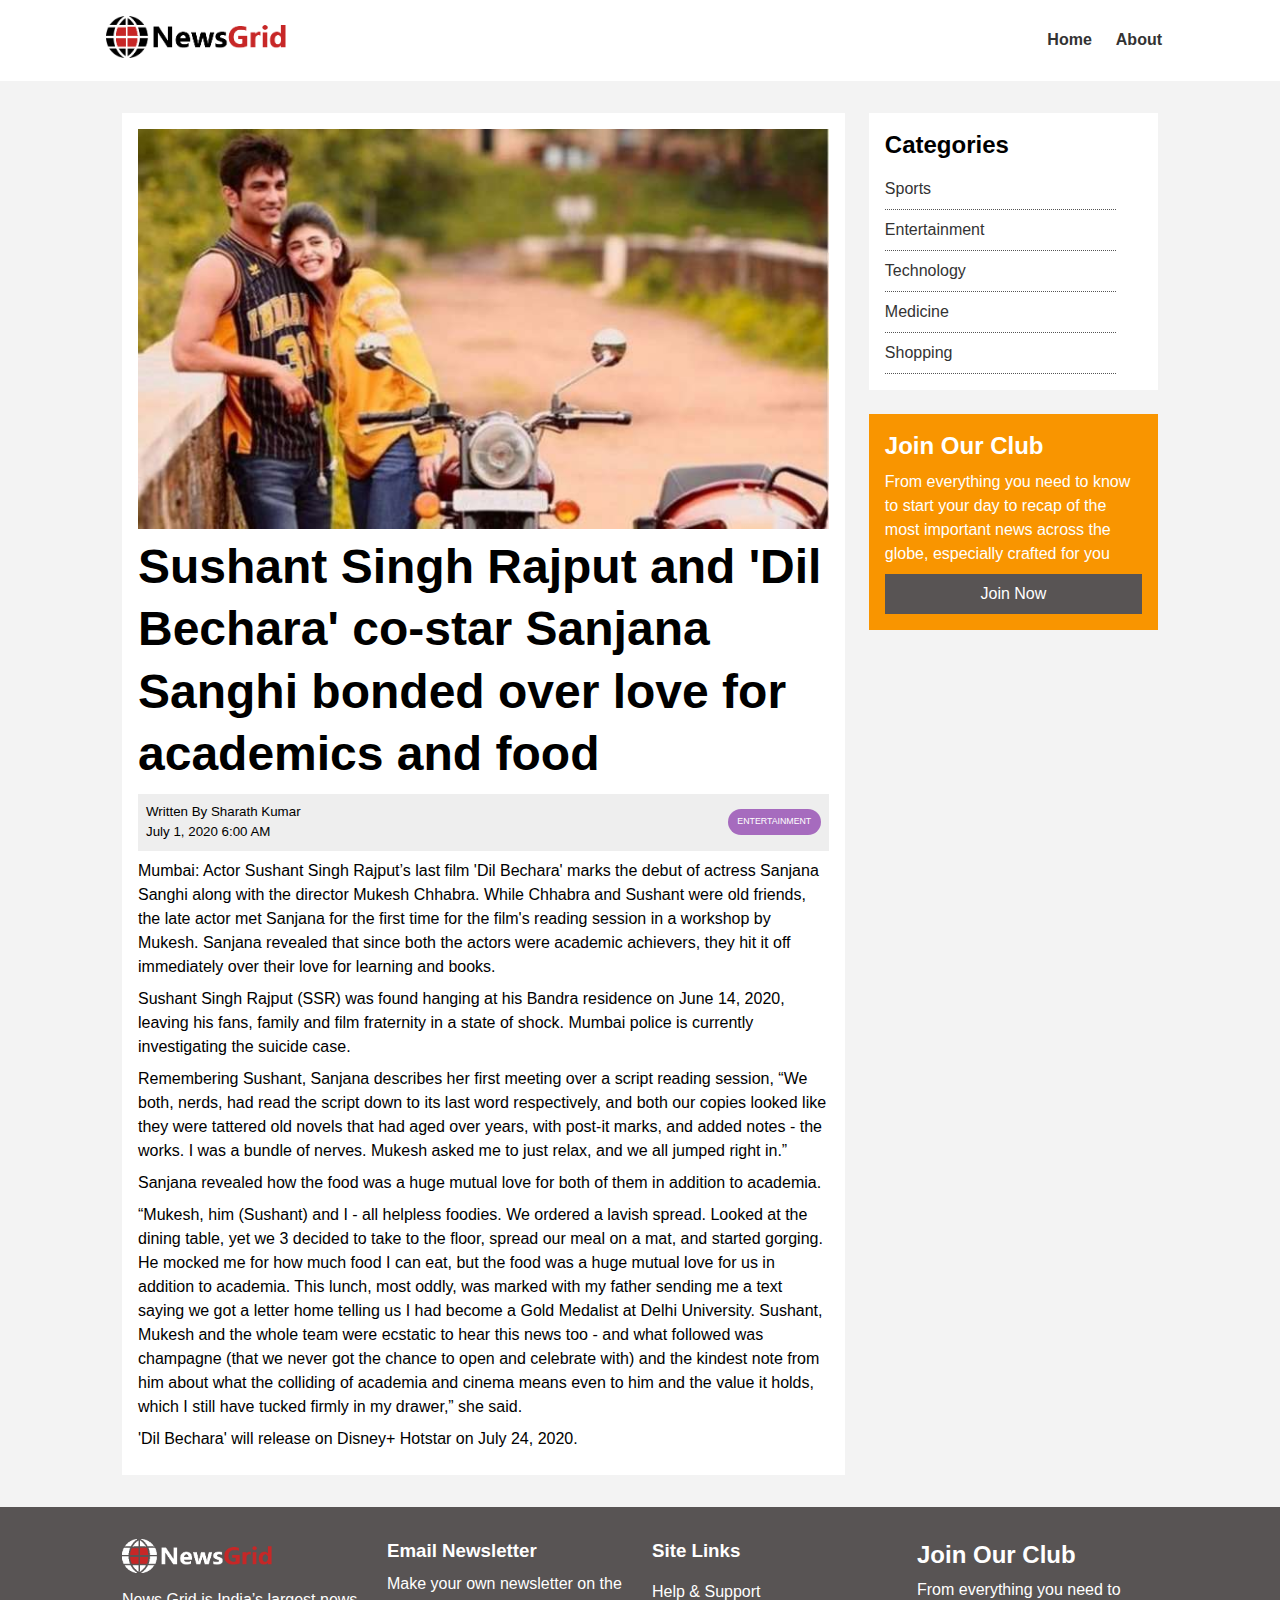
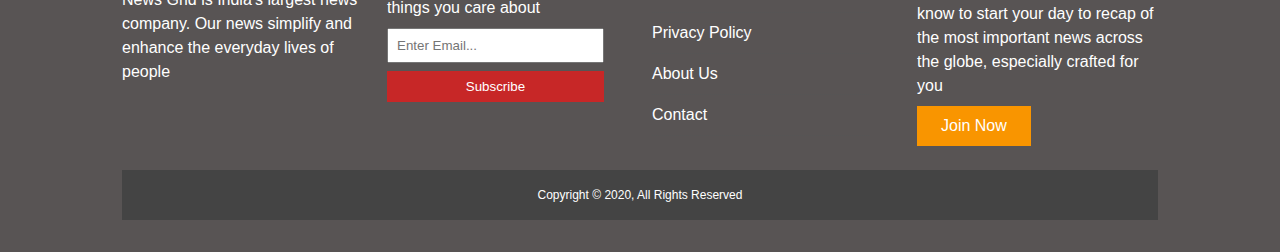
<file: NewsGrid/article_sush.html>
<!DOCTYPE html>
<html lang="en">

<head>
   <meta charset="UTF-8">
   <meta name="viewport" content="width=device-width, initial-scale=1.0">
   <meta http-equiv="X-UA-Compatible" content="ie=edge">
   <link rel="stylesheet" href="https://use.fontawesome.com/releases/v5.6.3/css/all.css"
      integrity="sha384-UHRtZLI+pbxtHCWp1t77Bi1L4ZtiqrqD80Kn4Z8NTSRyMA2Fd33n5dQ8lWUE00s/" crossorigin="anonymous">
   <link href="https://fonts.googleapis.com/css?family=Lato|Staatliches" rel="stylesheet">
   <link rel="stylesheet" href="css/style.css">
   <link rel="stylesheet" media="screen and (max-width: 768px)" href="css/mobile.css">
   <link rel="shortcut icon" type="image/x-icon" href="favicon.ico">
   <title>NewsGrid | Latest News</title>
</head>

<body>
   <nav id="main-nav">
      <div class="container">
         <a href=index.html>
            <img src="img/logo.png" alt="NewsGrid" class="logo">
         </a>
         <div class="social">
            <a href="http://facebook.com" target="_blank"><i class="fab fa-facebook fa-2x"></i></a>
            <a href="http://twitter.com" target="_blank"><i class="fab fa-twitter fa-2x"></i></a>
            <a href="http://instagram.com" target="_blank"><i class="fab fa-instagram fa-2x"></i></a>
            <a href="http://youtube.com" target="_blank"><i class="fab fa-youtube fa-2x"></i></a>
         </div>
         <ul>
            <li><a href="index.html">Home</a></li>
            <li><a href="about.html">About</a></li>
         </ul>
      </div>
   </nav>

   <section id="article">
      <div class="container">
         <div class="page-container">
            <article class="card">
               <img src="img/articles/sush.jpg" alt="">
               <h1 class="l-heading">Sushant Singh Rajput and 'Dil Bechara' co-star Sanjana Sanghi bonded over love for
                  academics and food</h1>
               <div class="meta">
                  <small>
                     <i class="fas fa-user"></i> Written By Sharath Kumar
                     <br>July 1, 2020 6:00 AM <br>
                  </small>
                  <div class="category category-ent">Entertainment</div>
               </div>

               <p>
                  Mumbai: Actor Sushant Singh Rajput’s last film 'Dil Bechara' marks the debut of actress Sanjana Sanghi
                  along with the director Mukesh Chhabra. While Chhabra and Sushant were old friends, the late actor met
                  Sanjana for the first time for the film's reading session in a workshop by Mukesh. Sanjana revealed
                  that since both the actors were academic achievers, they hit it off immediately over their love for
                  learning and books.
               </p>
               <p>
                  Sushant Singh Rajput (SSR) was found hanging at his Bandra residence on June 14, 2020, leaving his
                  fans, family and film fraternity in a state of shock. Mumbai police is currently investigating the
                  suicide case.
               </p>
               <p>
                  Remembering Sushant, Sanjana describes her first meeting over a script reading session, “We both,
                  nerds, had read the script down to its last word respectively, and both our copies looked like they
                  were tattered old novels that had aged over years, with post-it marks, and added notes - the works. I
                  was a bundle of nerves. Mukesh asked me to just relax, and we all jumped right in.”
               </p>

               <p>
                  Sanjana revealed how the food was a huge mutual love for both of them in addition to academia.
               </p>

               <p>
                  “Mukesh, him (Sushant) and I - all helpless foodies. We ordered a lavish spread. Looked at the dining
                  table, yet we 3 decided to take to the floor, spread our meal on a mat, and started gorging. He mocked
                  me for how much food I can eat, but the food was a huge mutual love for us in addition to academia.
                  This lunch, most oddly, was marked with my father sending me a text saying we got a letter home
                  telling us I had become a Gold Medalist at Delhi University. Sushant, Mukesh and the whole team were
                  ecstatic to hear this news too - and what followed was champagne (that we never got the chance to open
                  and celebrate with) and the kindest note from him about what the colliding of academia and cinema
                  means even to him and the value it holds, which I still have tucked firmly in my drawer,” she said.
               </p>

               <p>
                  'Dil Bechara' will release on Disney+ Hotstar on July 24, 2020.
               </p>
            </article>
</body>

<aside id="categories" class="card">
   <h2>Categories</h2>
   <ul class="list">
      <li><a href="index.html"><i class="fas fa-chevron-right"></i> Sports</a></li>
      <li><a href="index.html"><i class="fas fa-chevron-right"></i> Entertainment</a></li>
      <li><a href="index.html"><i class="fas fa-chevron-right"></i> Technology</a></li>
      <li><a href="index.html"><i class="fas fa-chevron-right"></i> Medicine</a></li>
      <li><a href="index.html"><i class="fas fa-chevron-right"></i> Shopping</a></li>
   </ul>
</aside>




<aside class="card bg-secondary">
   <h2>Join Our Club</h2>
   <p>From everything you need to know to start your day to recap of the most important news across the globe,
      especially crafted for you</p>
   <a href="#" class="btn btn-dark btn-block">Join Now</a>
</aside>
</div>
</div>
</section>

<!-- Footer -->
<footer id="main-footer" class="py-2">
   <div class="container footer-container">
      <div>
         <img src="img/logo_light.png" alt="NewsGrid">
         <p>News Grid is India’s largest news company. Our news simplify and enhance the everyday lives of people</p>
      </div>
      <div>
         <h3>Email Newsletter</h3>
         <p>Make your own newsletter on the things you care about</p>
         <form>
            <input type="email" placeholder="Enter Email...">
            <input type="submit" value="Subscribe" class="btn btn-primary">
         </form>
      </div>
      <div>
         <h3>Site Links</h3>
         <ul class="list">
            <li><a href="index.html">Help & Support</a></li>
            <li><a href="index.html">Privacy Policy</a></li>
            <li><a href="about.html">About Us</a></li>
            <li><a href="index.html">Contact</a></li>
         </ul>
      </div>
      <div>
         <h2>Join Our Club</h2>
         <p>From everything you need to know to start your day to recap of the most important news across the globe,
            especially crafted for you</p>
         <a href="#" class="btn btn-secondary">Join Now</a>
      </div>
      <div>
         <p>
            Copyright &copy; 2020, All Rights Reserved
         </p>
      </div>
   </div>
</footer>

</html>
</file>
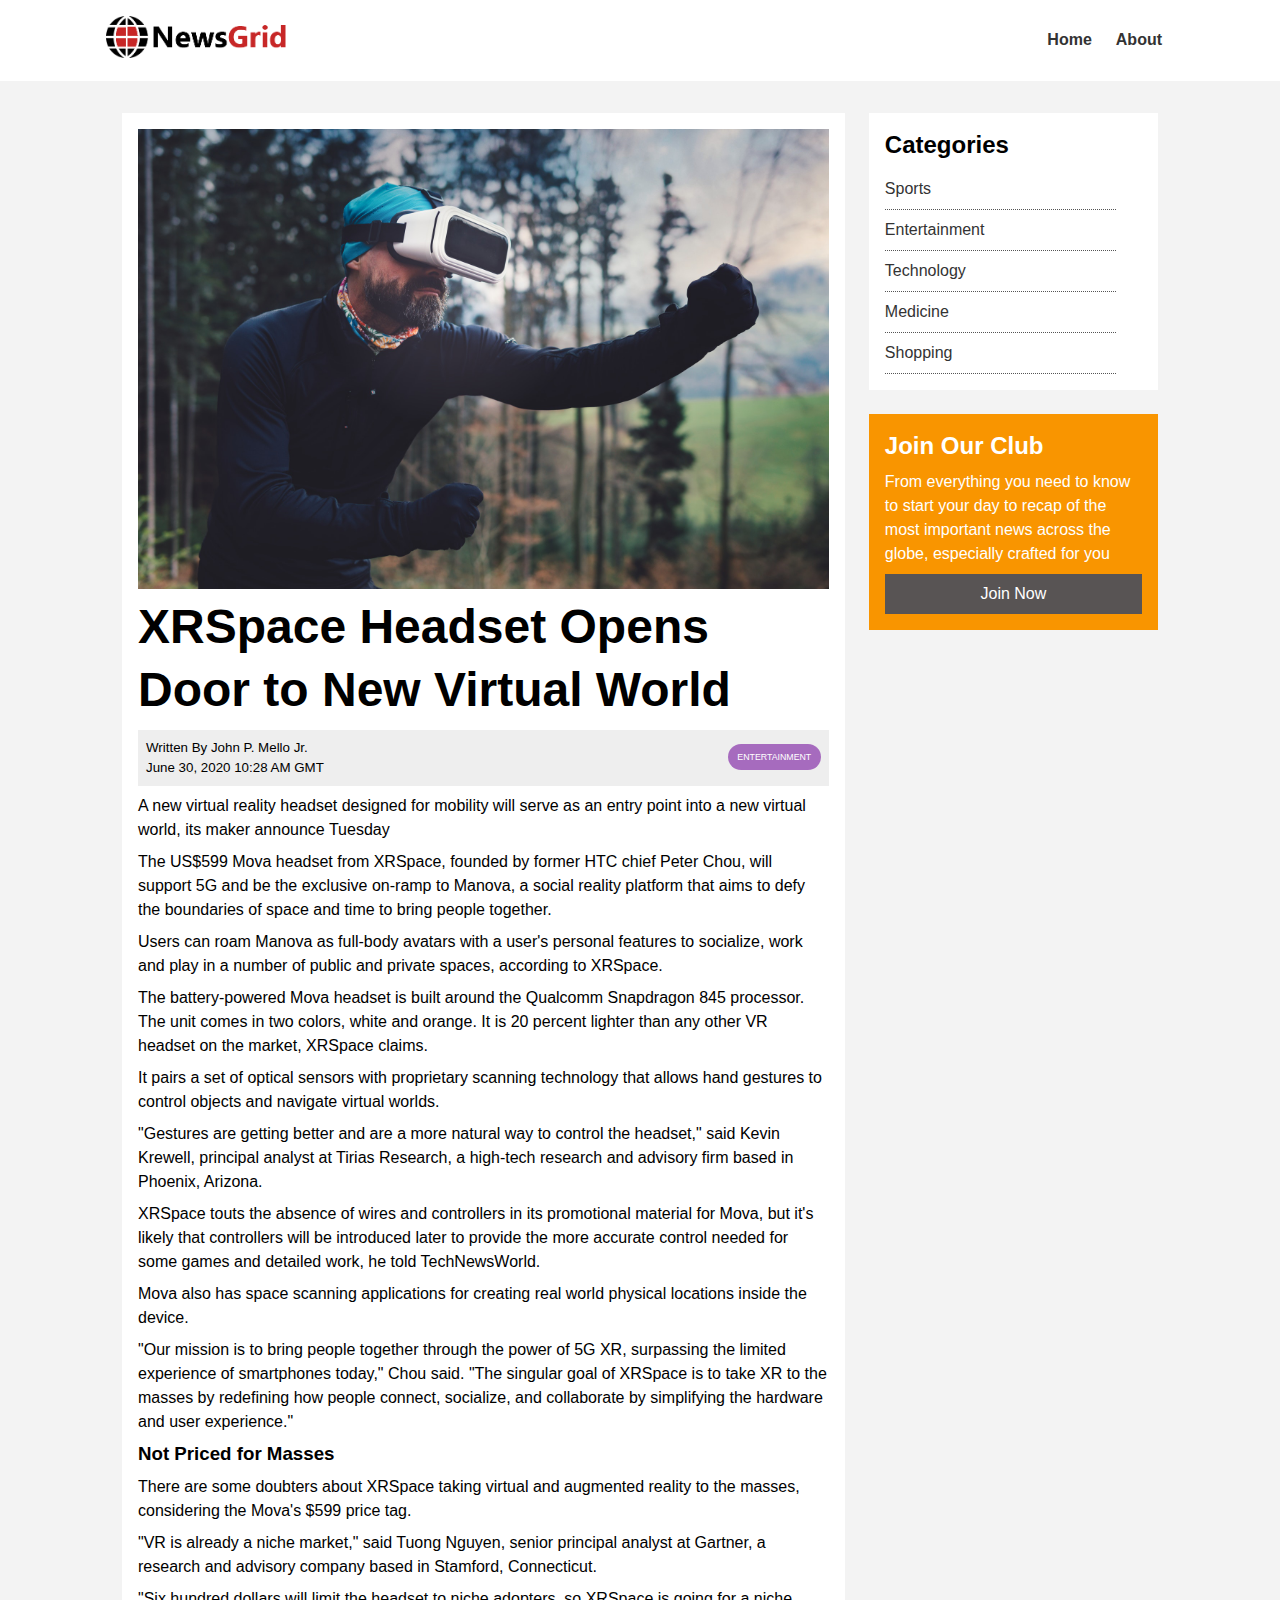
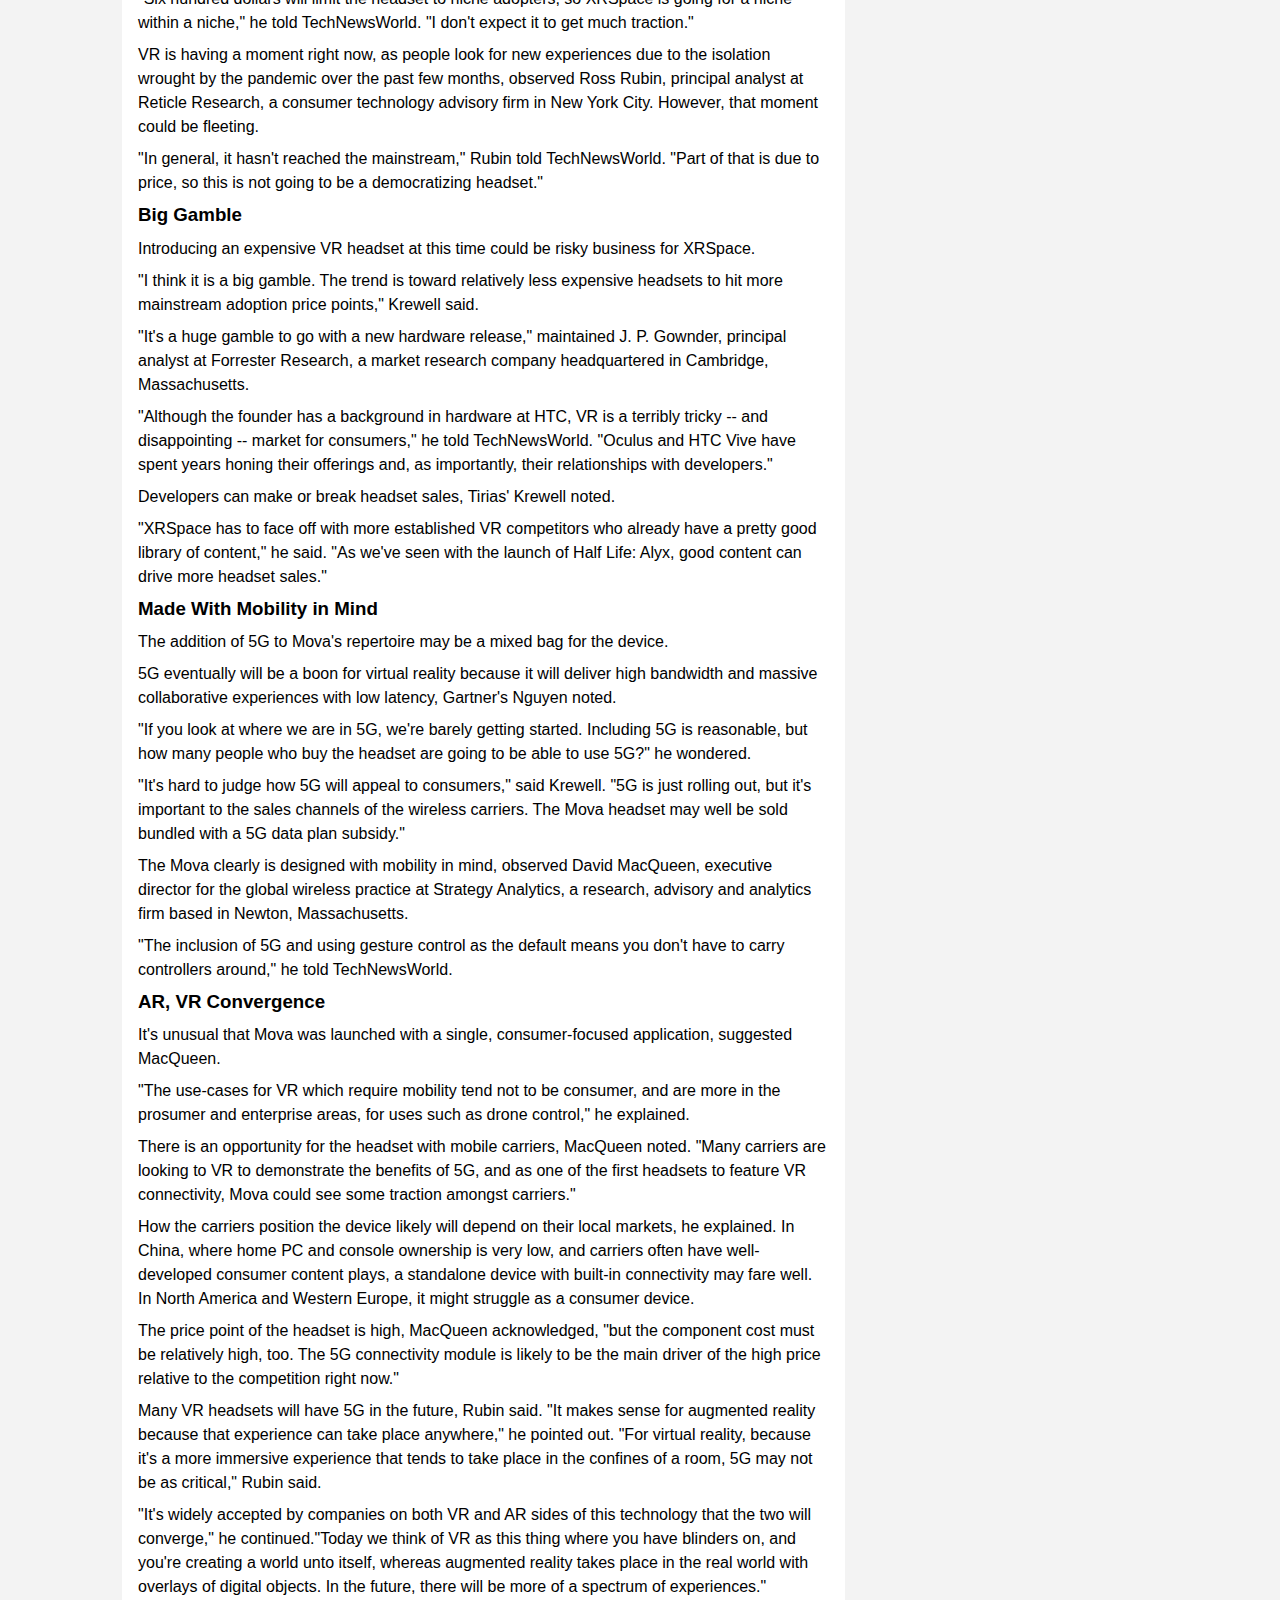
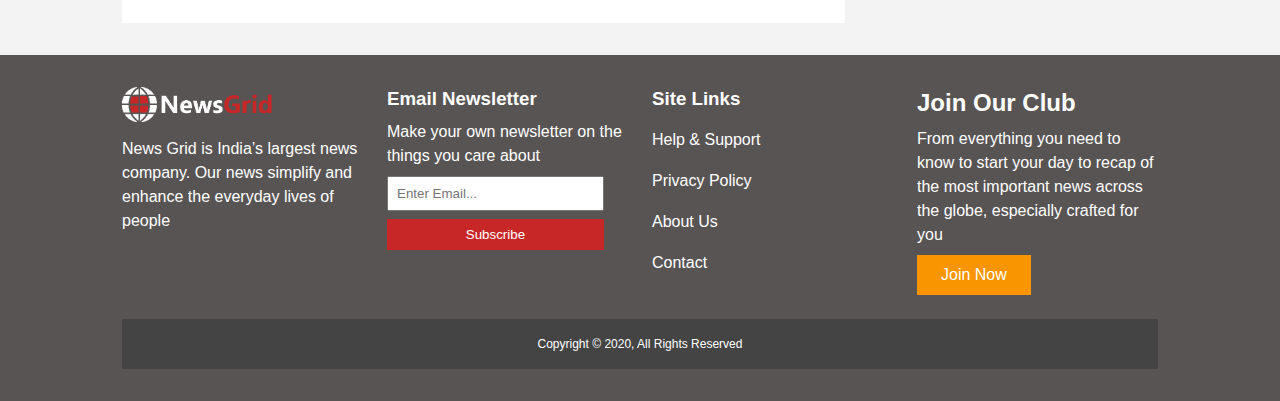
<file: NewsGrid/article_vr.html>
<!DOCTYPE html>
<html lang="en">

<head>
  <meta charset="UTF-8">
  <meta name="viewport" content="width=device-width, initial-scale=1.0">
  <meta http-equiv="X-UA-Compatible" content="ie=edge">
  <link rel="stylesheet" href="https://use.fontawesome.com/releases/v5.6.3/css/all.css"
    integrity="sha384-UHRtZLI+pbxtHCWp1t77Bi1L4ZtiqrqD80Kn4Z8NTSRyMA2Fd33n5dQ8lWUE00s/" crossorigin="anonymous">
  <link href="https://fonts.googleapis.com/css?family=Lato|Staatliches" rel="stylesheet">
  <link rel="stylesheet" href="css/style.css">
  <link rel="stylesheet" media="screen and (max-width: 768px)" href="css/mobile.css">
  <link rel="shortcut icon" type="image/x-icon" href="favicon.ico">
  <title>NewsGrid | Latest News</title>
</head>

<body>
  <nav id="main-nav">
    <div class="container">
      <a href=index.html>
        <img src="img/logo.png" alt="NewsGrid" class="logo">
      </a>
      <div class="social">
        <a href="http://facebook.com" target="_blank"><i class="fab fa-facebook fa-2x"></i></a>
        <a href="http://twitter.com" target="_blank"><i class="fab fa-twitter fa-2x"></i></a>
        <a href="http://instagram.com" target="_blank"><i class="fab fa-instagram fa-2x"></i></a>
        <a href="http://youtube.com" target="_blank"><i class="fab fa-youtube fa-2x"></i></a>
      </div>
      <ul>
        <li><a href="index.html">Home</a></li>
        <li><a href="about.html">About</a></li>
      </ul>
    </div>
  </nav>

  <section id="article">
    <div class="container">
      <div class="page-container">
        <article class="card">
          <img src="img/articles/ent1.jpg" alt="">
          <h1 class="l-heading">XRSpace Headset Opens Door to New Virtual World</h1>
          <div class="meta">
            <small>
              <i class="fas fa-user"></i> Written By John P. Mello Jr.
              <br>June 30, 2020 10:28 AM GMT<br>
            </small>
            <div class="category category-ent">Entertainment</div>
          </div>
          <p>A new virtual reality headset designed for mobility will serve as an entry point into a new virtual world,
            its maker announce Tuesday </p>

          <p>

            The US$599 Mova headset from XRSpace, founded by former HTC chief Peter Chou, will support 5G and be the
            exclusive on-ramp to Manova, a social reality platform that aims to defy the boundaries of space and time to
            bring people together.
          </p>

          <p>

            Users can roam Manova as full-body avatars with a user's personal features to socialize, work and play in a
            number of public and private spaces, according to XRSpace.
          </p>

          <p>The battery-powered Mova headset is built around the Qualcomm Snapdragon 845 processor. The unit comes in
            two colors, white and orange. It is 20 percent lighter than any other VR headset on the market, XRSpace
            claims.
          </p>

          <p>
            It pairs a set of optical sensors with proprietary scanning technology that allows hand gestures to control
            objects and navigate virtual worlds.
          </p>

          <p>
            "Gestures are getting better and are a more natural way to control the headset," said Kevin Krewell,
            principal analyst at Tirias Research, a high-tech research and advisory firm based in Phoenix, Arizona.
          </p>

          <p>

            XRSpace touts the absence of wires and controllers in its promotional material for Mova, but it's likely
            that controllers will be introduced later to provide the more accurate control needed for some games and
            detailed work, he told TechNewsWorld.</p>
          </p>

          <p>
            Mova also has space scanning applications for creating real world physical locations inside the device.
          </p>

          <p>
            "Our mission is to bring people together through the power of 5G XR, surpassing the limited experience of
            smartphones today," Chou said. "The singular goal of XRSpace is to take XR to the masses by redefining how
            people connect, socialize, and collaborate by simplifying the hardware and user experience."
          </p>

          <b>
            <h3> Not Priced for Masses </h3>
          </b>
          <p>
            There are some doubters about XRSpace taking virtual and augmented reality to the masses, considering the
            Mova's $599 price tag.
          </p>
          <p>

            "VR is already a niche market," said Tuong Nguyen, senior principal analyst at Gartner, a research and
            advisory company based in Stamford, Connecticut.

          </p>
          <p>

            "Six hundred dollars will limit the headset to niche adopters, so XRSpace is going for a niche within a
            niche," he told TechNewsWorld. "I don't expect it to get much traction."
          </p>
          <p>


            VR is having a moment right now, as people look for new experiences due to the isolation wrought by the
            pandemic over the past few months, observed Ross Rubin, principal analyst at Reticle Research, a consumer
            technology advisory firm in New York City.
            However, that moment could be fleeting.
          </p>
          <p>

            "In general, it hasn't reached the mainstream," Rubin told TechNewsWorld. "Part of that is due to price, so
            this is not going to be a democratizing headset."
          </p>

          <b>
            <h3> Big Gamble </h3>
          </b>
          <p>
            Introducing an expensive VR headset at this time could be risky business for XRSpace.
          </p>
          <p>

            "I think it is a big gamble. The trend is toward relatively less expensive headsets to hit more mainstream
            adoption price points," Krewell said.
          </p>
          <p>


            "It's a huge gamble to go with a new hardware release," maintained J. P. Gownder, principal analyst at
            Forrester Research, a market research company headquartered in Cambridge, Massachusetts.
          </p>
          <p>


            "Although the founder has a background in hardware at HTC, VR is a terribly tricky -- and disappointing --
            market for consumers," he told TechNewsWorld. "Oculus and HTC Vive have spent years honing their offerings
            and, as importantly, their relationships with developers."
          </p>
          <p>


            Developers can make or break headset sales, Tirias' Krewell noted.

          </p>
          <p>

            "XRSpace has to face off with more established VR competitors who already have a pretty good library of
            content," he said. "As we've seen with the launch of Half Life: Alyx, good content can drive more headset
            sales."
          </p>

          <h3><b> Made With Mobility in Mind </h3> </b>

          <p>
            The addition of 5G to Mova's repertoire may be a mixed bag for the device.
          </p>
          <p>

            5G eventually will be a boon for virtual reality because it will deliver high bandwidth and massive
            collaborative experiences with low latency, Gartner's Nguyen noted.

          </p>
          <p>

            "If you look at where we are in 5G, we're barely getting started. Including 5G is reasonable, but how many
            people who buy the headset are going to be able to use 5G?" he wondered.
          </p>
          <p>

            "It's hard to judge how 5G will appeal to consumers," said Krewell. "5G is just rolling out, but it's
            important to the sales channels of the wireless carriers. The Mova headset may well be sold bundled with a
            5G data plan subsidy."
          </p>
          <p>

            The Mova clearly is designed with mobility in mind, observed David MacQueen, executive director for the
            global wireless practice at Strategy Analytics, a research, advisory and analytics firm based in Newton,
            Massachusetts.
          </p>
          <p>

            "The inclusion of 5G and using gesture control as the default means you don't have to carry controllers
            around," he told TechNewsWorld.
          </p>


          <h3><b>AR, VR Convergence</b></h3>
          <p>

            It's unusual that Mova was launched with a single, consumer-focused application, suggested MacQueen.
          </p>
          <p>
            "The use-cases for VR which require mobility tend not to be consumer, and are more in the prosumer and
            enterprise areas, for uses such as drone control," he explained.
          </p>
          <p>

            There is an opportunity for the headset with mobile carriers, MacQueen noted. "Many carriers are looking to
            VR to demonstrate the benefits of 5G, and as one of the first headsets to feature VR connectivity, Mova
            could see some traction amongst carriers."

          </p>
          <p>

            How the carriers position the device likely will depend on their local markets, he explained. In China,
            where home PC and console ownership is very low, and carriers often have well-developed consumer content
            plays, a standalone device with built-in connectivity may fare well. In North America and Western Europe, it
            might struggle as a consumer device.
          </p>
          <p>

            The price point of the headset is high, MacQueen acknowledged, "but the component cost must be relatively
            high, too. The 5G connectivity module is likely to be the main driver of the high price relative to the
            competition right now."
          </p>
          <p>

            Many VR headsets will have 5G in the future, Rubin said.

            "It makes sense for augmented reality because that experience can take place anywhere," he pointed out.

            "For virtual reality, because it's a more immersive experience that tends to take place in the confines of a
            room, 5G may not be as critical," Rubin said.
          </p>
          <p>

            "It's widely accepted by companies on both VR and AR sides of this technology that the two will converge,"
            he continued."Today we think of VR as this thing where you have blinders on, and you're creating a world
            unto itself, whereas augmented reality takes place in the real world with overlays of digital objects. In
            the future, there will be more of a spectrum of experiences."

          </p>
        </article>

        <aside id="categories" class="card">
          <h2>Categories</h2>
          <ul class="list">
            <li><a href='index.html' class="fas fa-chevron-right"></i> Sports</a></li>
            <li><a href="index.html"><i class="fas fa-chevron-right"></i> Entertainment</a></li>
            <li><a href="index.html"><i class="fas fa-chevron-right"></i> Technology</a></li>
            <li><a href="index.html"><i class="fas fa-chevron-right"></i> Medicine</a></li>
            <li><a href="index.html"><i class="fas fa-chevron-right"></i> Shopping</a></li>
          </ul>
        </aside>

        <aside class="card bg-secondary">
          <h2>Join Our Club</h2>
          <p>From everything you need to know to start your day to recap of the most important news across the globe,
            especially crafted for you</p>
          <a href="#" class="btn btn-dark btn-block">Join Now</a>
        </aside>
      </div>
    </div>
  </section>

  <!-- Footer -->
  <footer id="main-footer" class="py-2">
    <div class="container footer-container">
      <div>
        <img src="img/logo_light.png" alt="NewsGrid">
        <p>News Grid is India’s largest news company. Our news simplify and enhance the everyday lives of people</p>
      </div>
      <div>
        <h3>Email Newsletter</h3>
        <p>Make your own newsletter on the things you care about</p>
        <form>
          <input type="email" placeholder="Enter Email...">
          <input type="submit" value="Subscribe" class="btn btn-primary">
        </form>
      </div>
      <div>
        <h3>Site Links</h3>
        <ul class="list">
          <li><a href="index.html">Help & Support</a></li>
          <li><a href="index.html">Privacy Policy</a></li>
          <li><a href="about.html">About Us</a></li>
          <li><a href="index.html">Contact</a></li>
        </ul>
      </div>
      <div>
        <h2>Join Our Club</h2>
        <p>From everything you need to know to start your day to recap of the most important news across the globe,
          especially crafted for you</p>
        <a href="#" class="btn btn-secondary">Join Now</a>
      </div>
      <div>
        <p>
          Copyright &copy; 2020, All Rights Reserved
        </p>
      </div>
    </div>
  </footer>

</html>
</file>
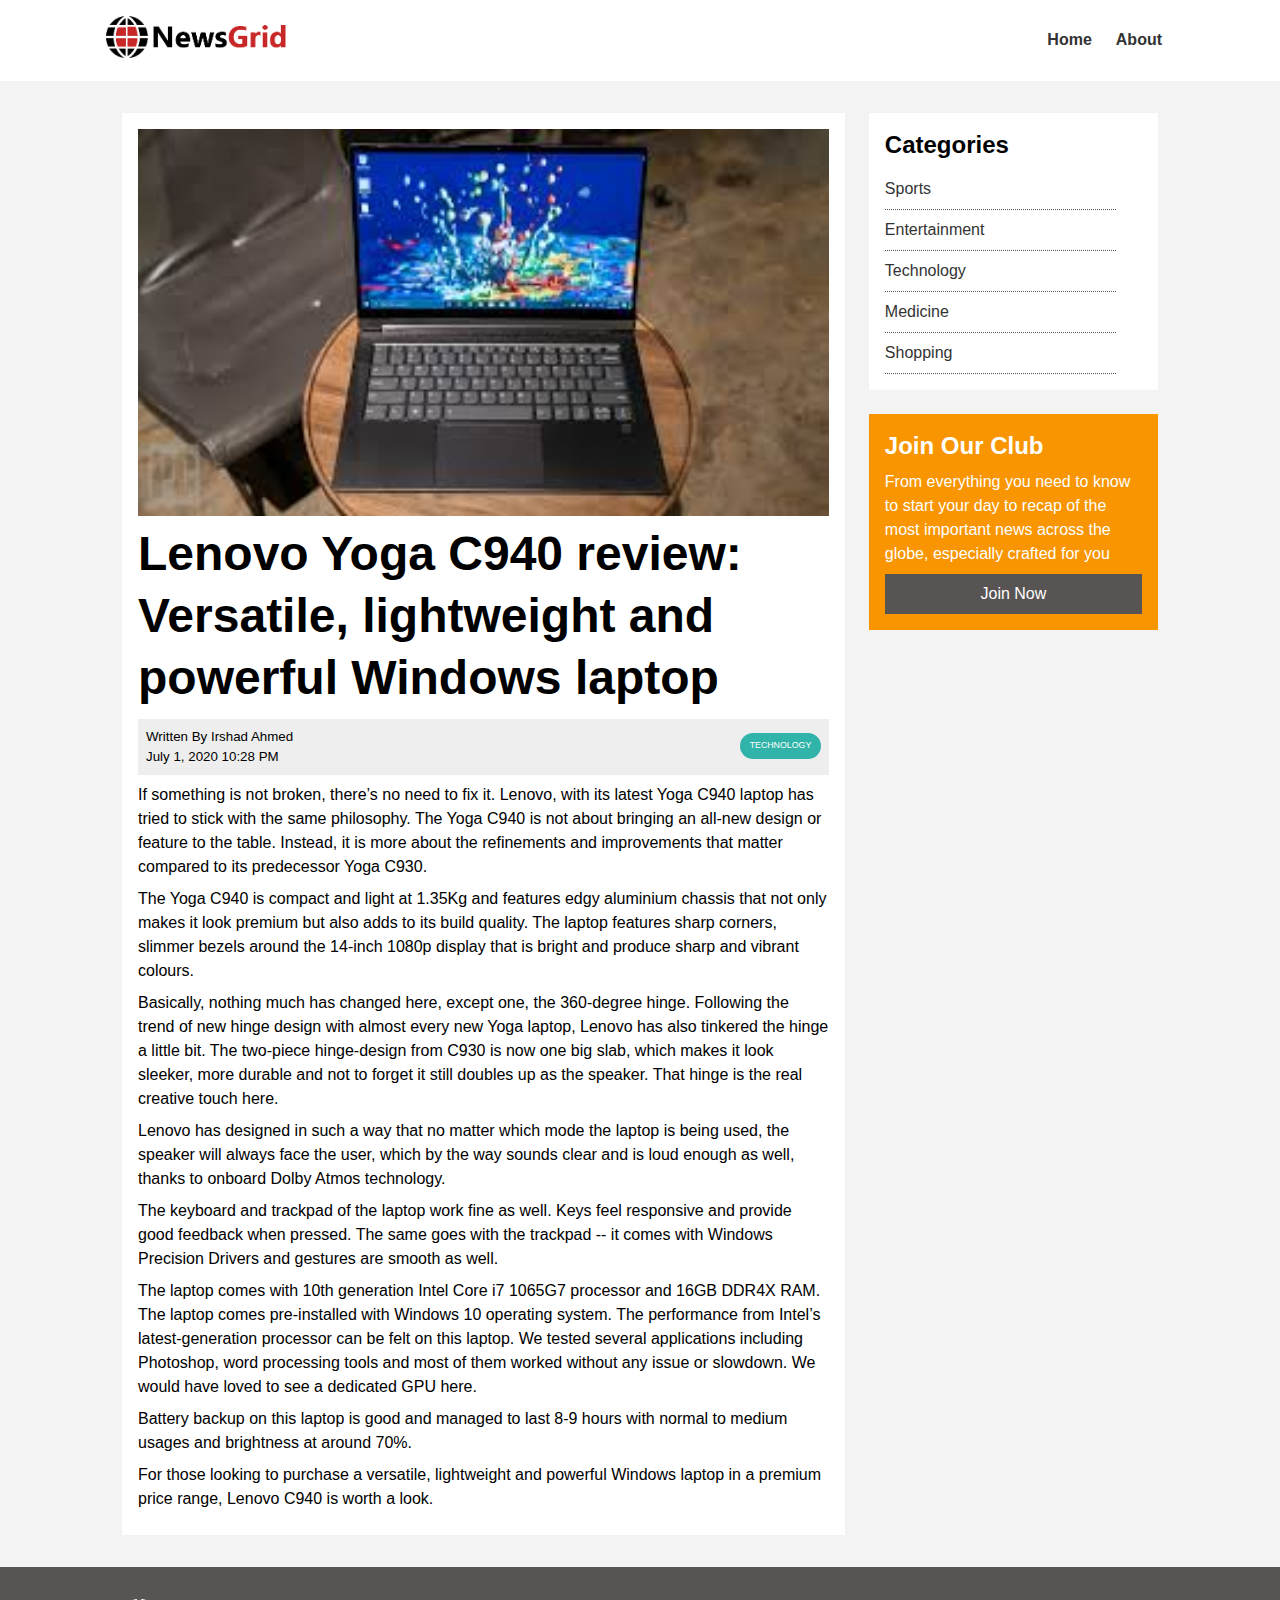
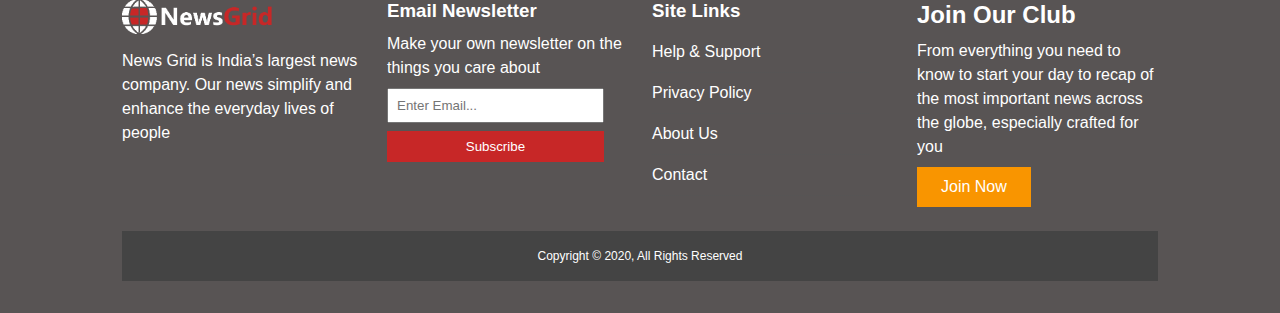
<file: NewsGrid/article_yoga.html>
<!DOCTYPE html>
<html lang="en">

<head>
   <meta charset="UTF-8">
   <meta name="viewport" content="width=device-width, initial-scale=1.0">
   <meta http-equiv="X-UA-Compatible" content="ie=edge">
   <link rel="stylesheet" href="https://use.fontawesome.com/releases/v5.6.3/css/all.css"
      integrity="sha384-UHRtZLI+pbxtHCWp1t77Bi1L4ZtiqrqD80Kn4Z8NTSRyMA2Fd33n5dQ8lWUE00s/" crossorigin="anonymous">
   <link href="https://fonts.googleapis.com/css?family=Lato|Staatliches" rel="stylesheet">
   <link rel="stylesheet" href="css/style.css">
   <link rel="stylesheet" media="screen and (max-width: 768px)" href="css/mobile.css">
   <link rel="shortcut icon" type="image/x-icon" href="favicon.ico">
   <title>NewsGrid | Latest News</title>
</head>

<body>
   <nav id="main-nav">
      <div class="container">
         <a href=index.html>
            <img src="img/logo.png" alt="NewsGrid" class="logo">
         </a>
         <div class="social">
            <a href="http://facebook.com" target="_blank"><i class="fab fa-facebook fa-2x"></i></a>
            <a href="http://twitter.com" target="_blank"><i class="fab fa-twitter fa-2x"></i></a>
            <a href="http://instagram.com" target="_blank"><i class="fab fa-instagram fa-2x"></i></a>
            <a href="http://youtube.com" target="_blank"><i class="fab fa-youtube fa-2x"></i></a>
         </div>
         <ul>
            <li><a href="index.html">Home</a></li>
            <li><a href="about.html">About</a></li>
         </ul>
      </div>
   </nav>

   <section id="article">
      <div class="container">
         <div class="page-container">
            <article class="card">
               <img src="img/articles/yoga.jpg" alt="">
               <h1 class="l-heading">Lenovo Yoga C940 review: Versatile, lightweight and powerful Windows laptop</h1>
               <div class="meta">
                  <small>
                     <i class="fas fa-user"></i> Written By Irshad Ahmed
                     <br>July 1, 2020 10:28 PM<br>
                  </small>
                  <div class="category category-tech">Technology</div>
               </div>
               <p>
                  If something is not broken, there’s no need to fix it. Lenovo, with its latest Yoga C940 laptop has
                  tried to stick with the same philosophy. The Yoga C940 is not about bringing an all-new design or
                  feature to the table. Instead, it is more about the refinements and improvements that matter compared
                  to its predecessor Yoga C930.
               </p>

               <p>
                  The Yoga C940 is compact and light at 1.35Kg and features edgy aluminium chassis that not only makes
                  it look premium but also adds to its build quality. The laptop features sharp corners, slimmer bezels
                  around the 14-inch 1080p display that is bright and produce sharp and vibrant colours.
               </p>
               <p>
                  Basically, nothing much has changed here, except one, the 360-degree hinge. Following the trend of new
                  hinge design with almost every new Yoga laptop, Lenovo has also tinkered the hinge a little bit. The
                  two-piece hinge-design from C930 is now one big slab, which makes it look sleeker, more durable and
                  not to forget it still doubles up as the speaker. That hinge is the real creative touch here.
               </p>

               <p>
                  Lenovo has designed in such a way that no matter which mode the laptop is being used, the speaker will
                  always face the user, which by the way sounds clear and is loud enough as well, thanks to onboard
                  Dolby Atmos technology.
               </p>

               <p>
                  The keyboard and trackpad of the laptop work fine as well. Keys feel responsive and provide good
                  feedback when pressed. The same goes with the trackpad -- it comes with Windows Precision Drivers and
                  gestures are smooth as well.

               </p>

               <p>
                  The laptop comes with 10th generation Intel Core i7 1065G7 processor and 16GB DDR4X RAM. The laptop
                  comes pre-installed with Windows 10 operating system. The performance from Intel’s latest-generation
                  processor can be felt on this laptop. We tested several applications including Photoshop, word
                  processing tools and most of them worked without any issue or slowdown. We would have loved to see a
                  dedicated GPU here.
               </p>

               <p>
                  Battery backup on this laptop is good and managed to last 8-9 hours with normal to medium usages and
                  brightness at around 70%.
               </p>

               <p>
                  For those looking to purchase a versatile, lightweight and powerful Windows laptop in a premium price
                  range, Lenovo C940 is worth a look.
               </p>
            </article>

</body>

<aside id="categories" class="card">
   <h2>Categories</h2>
   <ul class="list">
      <li><a href="index.html"><i class="fas fa-chevron-right"></i> Sports</a></li>
      <li><a href="index.html"><i class="fas fa-chevron-right"></i> Entertainment</a></li>
      <li><a href="index.html"><i class="fas fa-chevron-right"></i> Technology</a></li>
      <li><a href="index.html"><i class="fas fa-chevron-right"></i> Medicine</a></li>
      <li><a href="index.html"><i class="fas fa-chevron-right"></i> Shopping</a></li>
   </ul>
</aside>

<aside class="card bg-secondary">
   <h2>Join Our Club</h2>
   <p>From everything you need to know to start your day to recap of the most important news across the globe,
      especially crafted for you</p>
   <a href="#" class="btn btn-dark btn-block">Join Now</a>
</aside>
</div>
</div>
</section>

<!-- Footer -->
<footer id="main-footer" class="py-2">
   <div class="container footer-container">
      <div>
         <img src="img/logo_light.png" alt="NewsGrid">
         <p>News Grid is India’s largest news company. Our news simplify and enhance the everyday lives of people</p>
      </div>
      <div>
         <h3>Email Newsletter</h3>
         <p>Make your own newsletter on the things you care about</p>
         <form>
            <input type="email" placeholder="Enter Email...">
            <input type="submit" value="Subscribe" class="btn btn-primary">
         </form>
      </div>
      <div>
         <h3>Site Links</h3>
         <ul class="list">
            <li><a href="index.html">Help & Support</a></li>
            <li><a href="index.html">Privacy Policy</a></li>
            <li><a href="about.html">About Us</a></li>
            <li><a href="index.html">Contact</a></li>
         </ul>
      </div>
      <div>
         <h2>Join Our Club</h2>
         <p>From everything you need to know to start your day to recap of the most important news across the globe,
            especially crafted for you</p>
         <a href="#" class="btn btn-secondary">Join Now</a>
      </div>
      <div>
         <p>
            Copyright &copy; 2020, All Rights Reserved
         </p>
      </div>
   </div>
</footer>

</html>
</file>
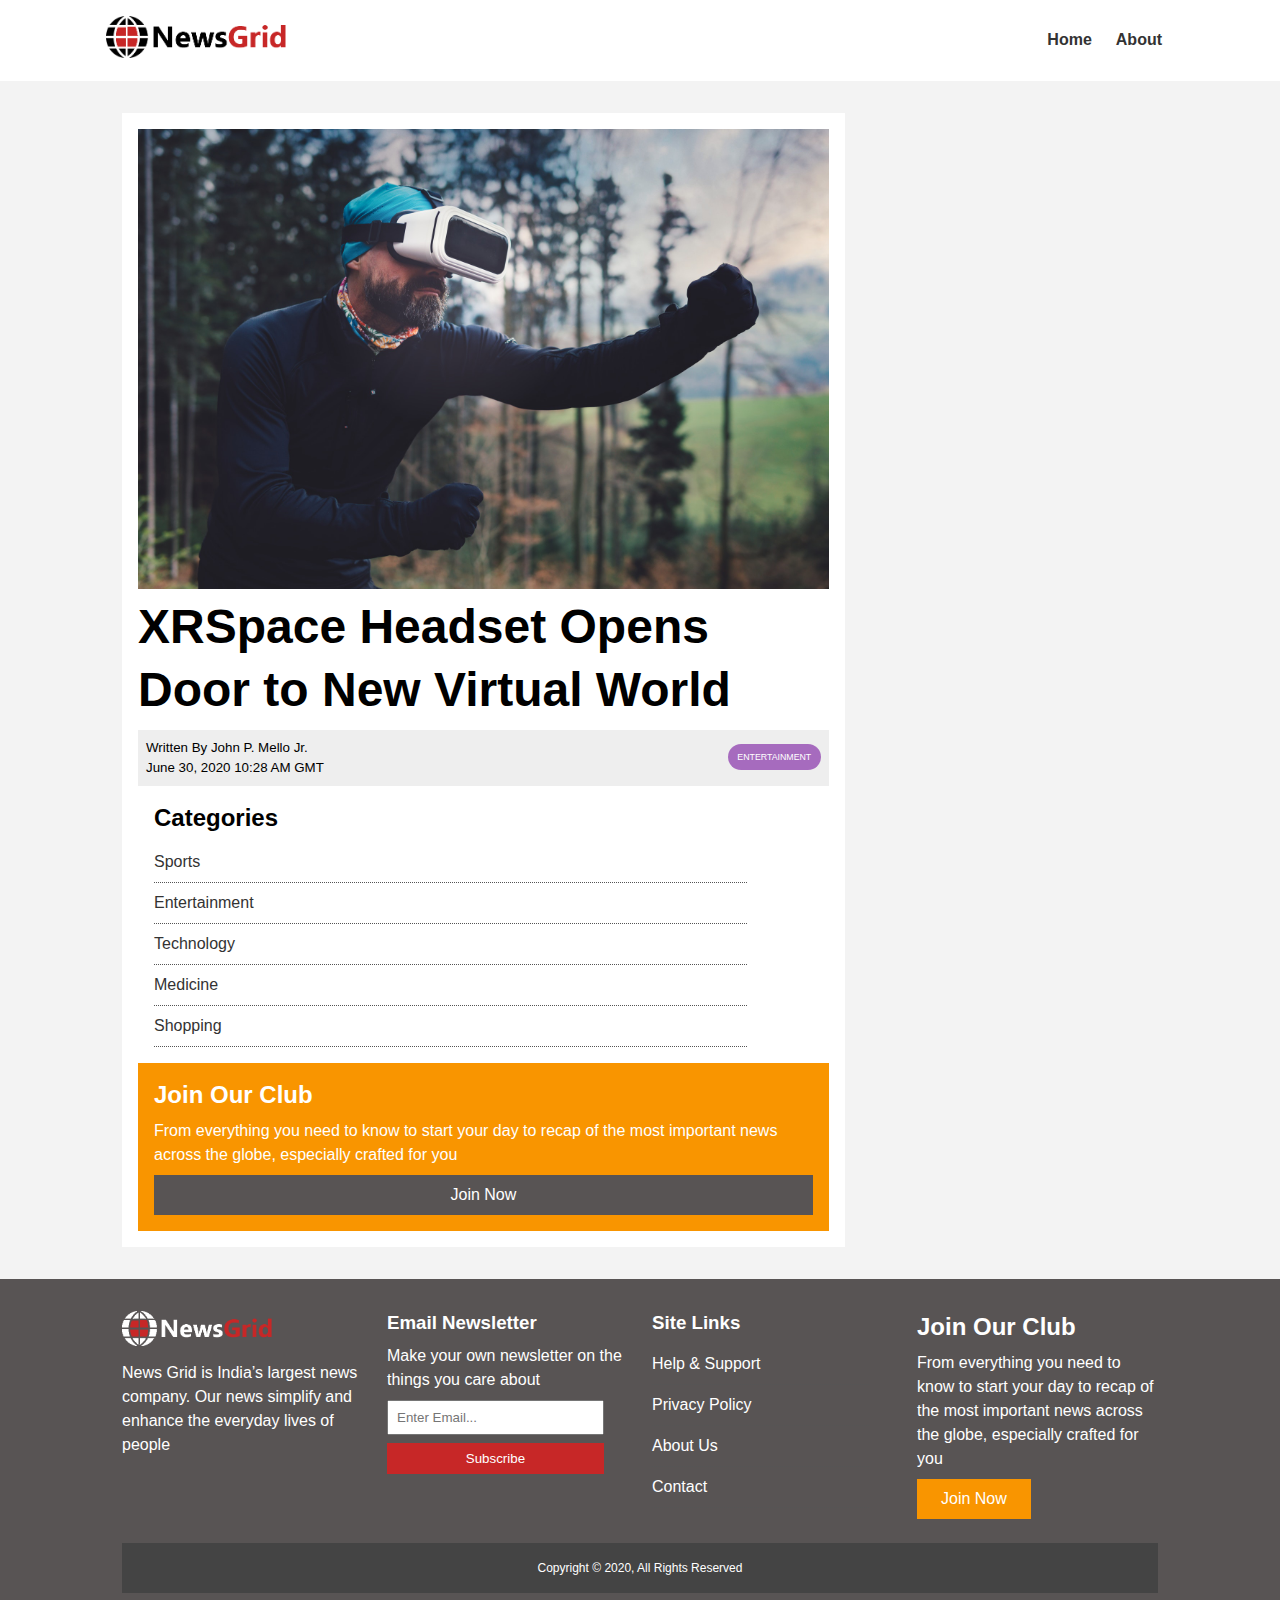
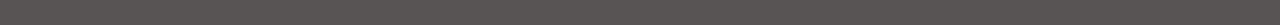
<file: NewsGrid/temp.html>
<!DOCTYPE html>
<html lang="en">

<head>
   <meta charset="UTF-8">
   <meta name="viewport" content="width=device-width, initial-scale=1.0">
   <meta http-equiv="X-UA-Compatible" content="ie=edge">
   <link rel="stylesheet" href="https://use.fontawesome.com/releases/v5.6.3/css/all.css"
      integrity="sha384-UHRtZLI+pbxtHCWp1t77Bi1L4ZtiqrqD80Kn4Z8NTSRyMA2Fd33n5dQ8lWUE00s/" crossorigin="anonymous">
   <link href="https://fonts.googleapis.com/css?family=Lato|Staatliches" rel="stylesheet">
   <link rel="stylesheet" href="css/style.css">
   <link rel="stylesheet" media="screen and (max-width: 768px)" href="css/mobile.css">
   <link rel="shortcut icon" type="image/x-icon" href="favicon.ico">
   <title>NewsGrid | Latest News</title>
</head>

<body>
   <nav id="main-nav">
      <div class="container">
         <a href=index.html>
            <img src="img/logo.png" alt="NewsGrid" class="logo">
         </a>
         <div class="social">
            <a href="http://facebook.com" target="_blank"><i class="fab fa-facebook fa-2x"></i></a>
            <a href="http://twitter.com" target="_blank"><i class="fab fa-twitter fa-2x"></i></a>
            <a href="http://instagram.com" target="_blank"><i class="fab fa-instagram fa-2x"></i></a>
            <a href="http://youtube.com" target="_blank"><i class="fab fa-youtube fa-2x"></i></a>
         </div>
         <ul>
            <li><a href="index.html">Home</a></li>
            <li><a href="about.html">About</a></li>
         </ul>
      </div>
   </nav>

   <section id="article">
      <div class="container">
         <div class="page-container">
            <article class="card">
               <img src="img/articles/ent1.jpg" alt="">
               <h1 class="l-heading">XRSpace Headset Opens Door to New Virtual World</h1>
               <div class="meta">
                  <small>
                     <i class="fas fa-user"></i> Written By John P. Mello Jr.
                     <br>June 30, 2020 10:28 AM GMT<br>
                  </small>
                  <div class="category category-ent">Entertainment</div>
               </div>
</body>

<aside id="categories" class="card">
   <h2>Categories</h2>
   <ul class="list">
      <li><a href="index.html"><i class="fas fa-chevron-right"></i> Sports</a></li>
      <li><a href="index.html"><i class="fas fa-chevron-right"></i> Entertainment</a></li>
      <li><a href="index.html"><i class="fas fa-chevron-right"></i> Technology</a></li>
      <li><a href="index.html"><i class="fas fa-chevron-right"></i> Medicine</a></li>
      <li><a href="index.html"><i class="fas fa-chevron-right"></i> Shopping</a></li>
   </ul>
</aside>




<aside class="card bg-secondary">
   <h2>Join Our Club</h2>
   <p>From everything you need to know to start your day to recap of the most important news across the globe,
      especially crafted for you</p>
   <a href="#" class="btn btn-dark btn-block">Join Now</a>
</aside>
</div>
</div>
</section>

<!-- Footer -->
<footer id="main-footer" class="py-2">
   <div class="container footer-container">
      <div>
         <img src="img/logo_light.png" alt="NewsGrid">
         <p>News Grid is India’s largest news company. Our news simplify and enhance the everyday lives of people</p>
      </div>
      <div>
         <h3>Email Newsletter</h3>
         <p>Make your own newsletter on the things you care about</p>
         <form>
            <input type="email" placeholder="Enter Email...">
            <input type="submit" value="Subscribe" class="btn btn-primary">
         </form>
      </div>
      <div>
         <h3>Site Links</h3>
         <ul class="list">
            <li><a href="index.html">Help & Support</a></li>
            <li><a href="index.html">Privacy Policy</a></li>
            <li><a href="about.html">About Us</a></li>
            <li><a href="index.html">Contact</a></li>
         </ul>
      </div>
      <div>
         <h2>Join Our Club</h2>
         <p>From everything you need to know to start your day to recap of the most important news across the globe,
            especially crafted for you</p>
         <a href="#" class="btn btn-secondary">Join Now</a>
      </div>
      <div>
         <p>
            Copyright &copy; 2020, All Rights Reserved
         </p>
      </div>
   </div>
</footer>

</html>
</file>
<file: NewsGrid/css/style.css>
:root {
  --primary-color: #c72727;
  --secondary-color: #f99500;
  --light-color: #f3f3f3;
  --dark-color: rgb(88, 84, 84);
  --max-width: 1100px;
}

.category {
  --sports-color: #f99500;
  --ent-color: #a66bbe;
  --tech-color: #30b4a9;
  --medicine-color: rgb(245, 135, 96);
  --academic-color: green;
}

* {
  margin: 0;
  padding: 0;
  box-sizing: border-box;
}

body {
  /* font-family:'Lato', sans-serif;*/
  font-family: "Open Sans", "Helvetica Neue", Helvetica, Arial, sans-serif;
  line-height: 1.5;
  background: var(--light-color);

}

a {
  color: #333;
  text-decoration: none;
}

ul {
  list-style: none;
}

p {
  margin: .5rem 0;
}

img {
  width: 100%;
}

h1,
h2,
h3,
h4,
h5,
h6 {
  font-family: 'Roboto Condensed', sans-serif;
  margin-bottom: .55rem;
  line-height: 1.3;


}

/* Utility */
.container {
  max-width: var(--max-width);
  margin: auto;
  padding: 0 2rem;
  overflow: hidden;
}

.category {
  display: inline-block;
  color: #fff;
  font-size: 0.55rem;
  text-transform: uppercase;
  padding: 0.4rem 0.6rem;
  border-radius: 15px;
  margin-bottom: 0.5rem;
}

.category-sports {
  background: var(--sports-color)
}

.category-ent {
  background: var(--ent-color)
}

.category-tech {
  background: var(--tech-color)
}

.category-med {
  background: var(--medicine-color)
}

.category-acad {
  background: var(--academic-color)
}

.btn {
  display: inline-block;
  border: none;
  background: var(--dark-color);
  color: #fff;
  padding: 0.5rem 1.5rem;
}

.btn-light {
  background: var(--light-color)
}

.btn-primary {
  background: var(--primary-color)
}

.btn-secondary {
  background: var(--secondary-color)
}

.btn-block {
  display: block;
  width: 100%;
  text-align: center;
}

.btn:hover {
  opacity: 0.9;
}

.card {
  background: #fff;
  padding: 1rem;
}

.bg-dark {
  background: var(--dark-color);
  color: #fff;
}

.bg-primary {
  background: var(--primary-color);
  color: #fff;
}

.bg-secondary {
  background: var(--secondary-color);
  color: #fff;
}

.bg-dark h1,
.bg-dark h2,
.bg-dark h3,
.bg-dark a,
.bg-primary h1,
.bg-primary h2,
.bg-primary h3,
.bg-primary a,
.bg-secondary h1,
.bg-secondary h2,
.bg-secondary h3,
.bg-secondary a {
  color: #fff;
}

.py-1 {
  padding: 1.5rem 0
}

.py-2 {
  padding: 2rem 0
}

.py-3 {
  padding: 3rem 0
}

.p-1 {
  padding: 1.5rem
}

.p-2 {
  padding: 2rem
}

.p-3 {
  padding: 3rem
}

.l-heading {
  font-size: 3rem;
}

.list li {
  padding: .5rem 0;
  border-bottom: #555 dotted 1px;
  width: 90%;
}

.list li a:hover {
  color: var(--primary-color) !important;
}

/* Inner page grid container */
.page-container {
  display: grid;
  grid-template-columns: 5fr 2fr;
  margin: 2rem 0;
  grid-gap: 1.5rem;
}

.page-container>*:first-child {
  grid-row: 1 / span 3;
}

/* Navigation */
#main-nav {
  background: #fff;
  position: sticky;
  top: 0;
  z-index: 2;
}

#main-nav .container {
  display: grid;
  grid-template-columns: 6fr 3fr 2fr;
  padding: 1rem;
  align-items: center;
}

#main-nav .logo {
  width: 180px;
}

#main-nav ul {
  justify-self: end;
  display: flex;
}

#main-nav ul li a {
  padding: 0.75rem;
  font-weight: bold;
}

#main-nav ul li a.current {
  background: var(--primary-color);
  color: #fff;
}

#main-nav ul li a:hover {
  background: var(--light-color);
  color: var(--dark-color);
}

#main-nav .social {
  justify-self: center;
}

#main-nav .social i {
  color: #777;
  margin-right: .5rem;
}

/* Showcase */
#showcase {
  color: #fff;
  background: #333;
  padding: 2rem;
  position: relative;
}

#showcase:before {
  content: '';
  background: url('../img/featured.jpg') no-repeat center center/cover;
  position: absolute;
  top: 0;
  left: 0;
  width: 100%;
  height: 100%;
  opacity: 0.4;
}

#showcase .showcase-container {
  display: grid;
  grid-template-columns: repeat(2, 1fr);
  justify-content: center;
  align-items: center;
  height: 50vh;
}

#showcase .showcase-content {
  z-index: 1;
}

#showcase .showcase-content p {
  margin-bottom: 1rem;
}

/* Home Articles */
#home-articles .articles-container {
  display: grid;
  grid-template-columns: repeat(3, 1fr);
  grid-gap: 1rem;
}

#home-articles .articles-container>*:first-child,
#home-articles .articles-container>*:last-child {
  display: grid;
  grid-template-columns: repeat(2, 1fr);
  grid-gap: 1rem;
  align-items: center;
  grid-column: 1 / span 2;
}

#home-articles .articles-container>*:last-child {
  grid-column: 2 / span 2;
}

#article .meta {
  display: flex;
  justify-content: space-between;
  align-items: center;
  background: #eee;
  padding: 0.5rem;
}

#article .meta .category {
  margin-top: 0.4rem;
}

/* Footer */
#main-footer {
  background: var(--dark-color);
  color: #fff;
}

#main-footer img {
  width: 150px;
}

#main-footer a {
  color: #fff;
}

#main-footer .footer-container {
  display: grid;
  grid-template-columns: repeat(4, 1fr);
  grid-gap: 1.5rem;
}

#main-footer .footer-container>*:last-child {
  background: #444;
  grid-column: 1 / span 4;
  padding: .5rem;
  text-align: center;
  font-size: 0.75rem;
}

#main-footer .footer-container input[type='email'] {
  width: 90%;
  padding: 0.5rem;
  margin-bottom: 0.5rem;
}

#main-footer .footer-container input[type='submit'] {
  width: 90%;
}
</file>
<file: NewsGrid/css/mobile.css>
/* Navigation */
#main-nav .social {
  display: none;
}

#main-nav .container {
  grid-template-columns: 1fr;
  grid-gap: 1.2rem;
}

#main-nav ul,
#main-nav .logo {
  justify-self: center;
}

#main-nav ul li a {
  padding: 0.50rem;
}

#home-articles .articles-container {
  grid-template-columns: repeat(2, 1fr);
}

#home-articles .articles-container > *:first-child,
#home-articles .articles-container > *:last-child {
  grid-template-columns: 1fr;
  grid-column: 1;
}

@media(max-width: 600px) {
  /* Stack Grid Items */
  #showcase .showcase-container,
  #home-articles .articles-container,
  #main-footer .footer-container {
    grid-template-columns: 1fr;
  }

  #main-footer .footer-container > *:last-child {
    grid-column: 1;
  }

  #main-footer .footer-container > *:first-child,
  #main-footer .footer-container > *:nth-child(2){
    border-bottom: #444 dotted 1px;
    padding-bottom: 1rem;
  }

  .page-container {
    grid-template-columns: 1fr;
    text-align: center;
  }

  .page-container > *:first-child {
    grid-row: 1;
  }

  .l-heading {
    font-size: 2rem;
  }
}
</file>
